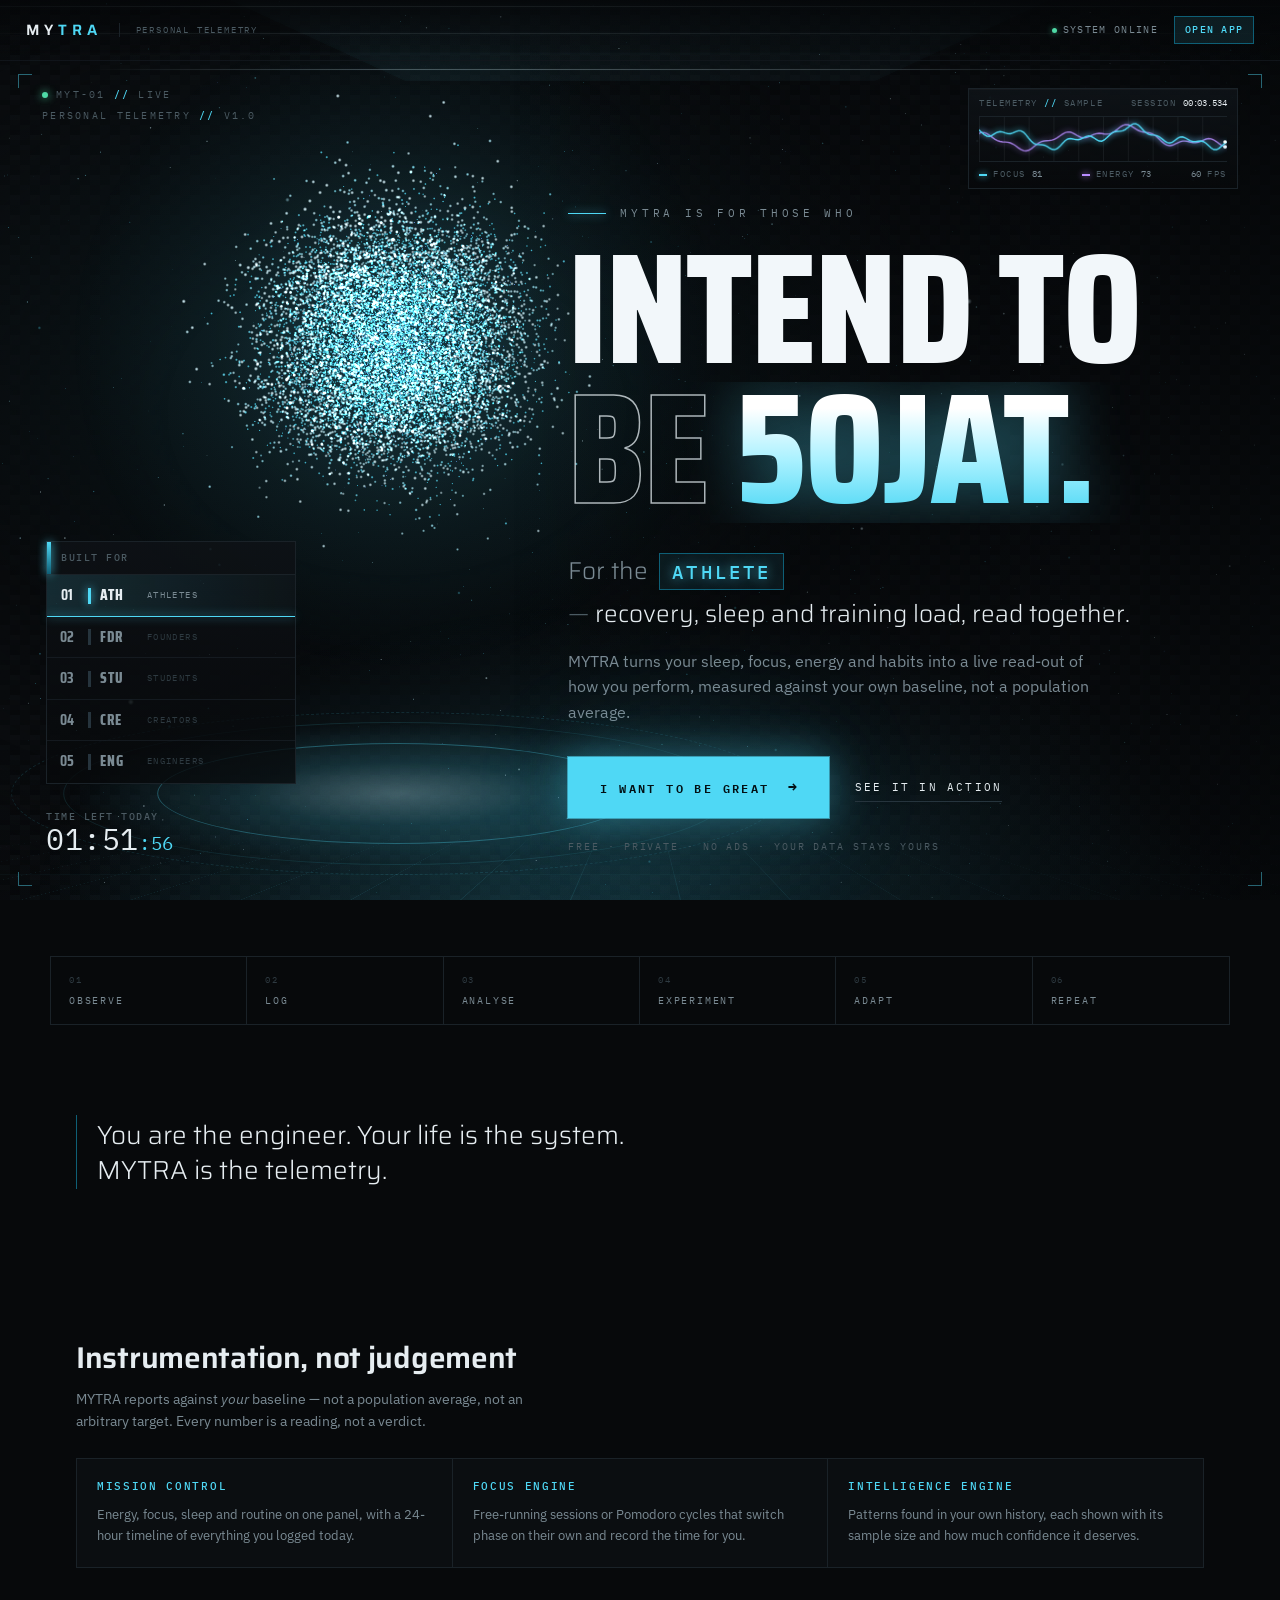
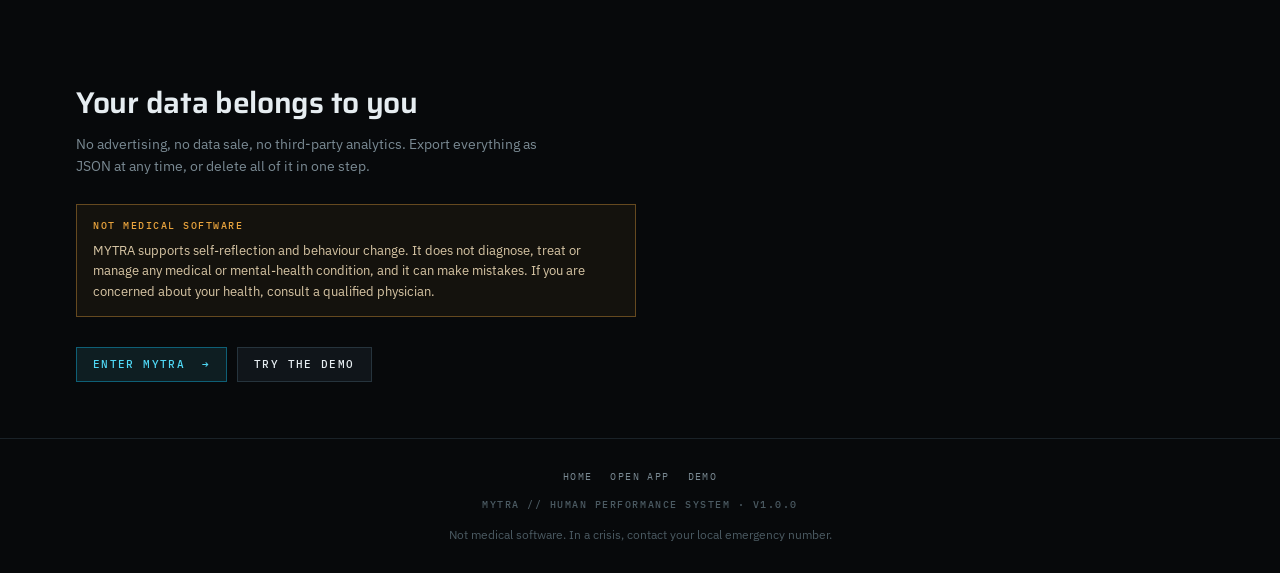
<file: index.html>
<!doctype html>
<html lang="en">
<head>
<meta charset="utf-8">
<meta name="viewport" content="width=device-width, initial-scale=1, viewport-fit=cover">

<!-- Primary SEO -->
<title>MYTRA — For Those Who Intend to Be Great · Sleep, Focus &amp; Habit Telemetry</title>
<meta name="description" content="MYTRA turns your daily behaviour into personal telemetry. Track sleep, focus, habits, energy and caffeine, and see the patterns that connect them. Free and private.">
<link rel="canonical" href="https://YOUR-DOMAIN.com/">
<meta name="robots" content="index, follow, max-image-preview:large">
<meta name="theme-color" content="#07090B">
<meta name="color-scheme" content="dark">

<!-- Open Graph / social sharing -->
<meta property="og:type" content="website">
<meta property="og:site_name" content="MYTRA">
<meta property="og:title" content="MYTRA — For those who intend to be great">
<meta property="og:description" content="Built for athletes, founders, students, creators and engineers. Personal telemetry for sleep, focus, habits and energy, measured against your own baseline.">
<meta property="og:url" content="https://YOUR-DOMAIN.com/">
<meta property="og:image" content="https://YOUR-DOMAIN.com/assets/img/og-image.png">
<meta property="og:image:width" content="1200">
<meta property="og:image:height" content="630">
<meta property="og:locale" content="en_GB">
<meta name="twitter:card" content="summary_large_image">
<meta name="twitter:title" content="MYTRA — For those who intend to be great">
<meta name="twitter:description" content="Personal telemetry for sleep, focus, habits, energy and caffeine.">
<meta name="twitter:image" content="https://YOUR-DOMAIN.com/assets/img/og-image.png">

<link rel="icon" href="assets/img/favicon.svg" type="image/svg+xml">
<link rel="manifest" href="site.webmanifest">
<link rel="preconnect" href="https://fonts.googleapis.com">
<link rel="preconnect" href="https://fonts.gstatic.com" crossorigin>
<link rel="stylesheet" href="https://fonts.googleapis.com/css2?family=Saira:wght@300;500;600;700&family=Saira+Condensed:wght@700;800&family=IBM+Plex+Sans:wght@400;500;600&family=IBM+Plex+Mono:wght@400;500;600&display=swap">
<link rel="stylesheet" href="assets/css/base.css">
<link rel="stylesheet" href="assets/css/site.css">
<link rel="stylesheet" href="assets/css/hero.css">
<link rel="stylesheet" href="assets/css/facade.css">
<script>
  /* before first paint: mark JS present, and show the boot gate once per session */
  (function () {
    var d = document.documentElement; d.classList.add("js");
    try {
      if (!sessionStorage.getItem("mytra:boot") && !(window.matchMedia && matchMedia("(prefers-reduced-motion: reduce)").matches)) d.classList.add("xh-booting");
    } catch (e) {}
  })();
</script>

<!-- Structured data -->
<script type="application/ld+json">
{
  "@context": "https://schema.org",
  "@graph": [
    {
      "@type": "WebSite",
      "@id": "https://YOUR-DOMAIN.com/#website",
      "url": "https://YOUR-DOMAIN.com/",
      "name": "MYTRA",
      "alternateName": "My Therapeutic Resource Assistant",
      "inLanguage": "en"
    },
    {
      "@type": "SoftwareApplication",
      "@id": "https://YOUR-DOMAIN.com/#app",
      "name": "MYTRA",
      "alternateName": "My Therapeutic Resource Assistant",
      "description": "Personal telemetry for sleep, focus, habits, energy and caffeine. MYTRA reports against your own baseline and surfaces patterns in your own logged data.",
      "applicationCategory": "LifestyleApplication",
      "operatingSystem": "Any (web browser)",
      "url": "https://YOUR-DOMAIN.com/",
      "offers": { "@type": "Offer", "price": "0", "priceCurrency": "USD" },
      "featureList": [
        "Mission control dashboard with a 24-hour timeline",
        "Focus timer with free-run and Pomodoro modes",
        "Sleep duration and bedtime consistency tracking",
        "Caffeine ledger with per-teaspoon dose calculation",
        "Correlation-based pattern detection with confidence tiers",
        "Weekly system report",
        "JSON export and one-step data deletion"
      ]
    }
  ]
}
</script>
</head>
<body class="home">
<div class="xh-boot" id="xh-boot" aria-hidden="true">
  <div class="xh-gantry">
    <p class="xh-boot-m">MY<span>TRA</span></p>
    <div class="xh-cal" id="xh-cal">
      <div class="pod"></div><div class="pod"></div><div class="pod"></div><div class="pod"></div><div class="pod"></div>
    </div>
    <p class="xh-boot-l" id="xh-boot-l">Calibrating</p>
  </div>
  <p class="xh-boot-skip">Click to skip</p>
</div>
<a class="skip" href="#content">Skip to content</a>
<canvas id="lgrid" aria-hidden="true"></canvas>

<div class="site">
  <header class="site-hd">
    <a class="mark" href="index.html" aria-label="MYTRA home">MY<span>TRA</span></a>
    <span class="tag">Personal Telemetry</span>
    <span class="sp"></span>
    <span class="st on"><i></i>System online</span>
    <a class="btn btn-p btn-sm" href="unavailable.html" data-facade-enter>Open app</a>
  </header>

  <main id="content">
    <section class="xh" id="hero" aria-labelledby="hero-title">
      <canvas class="xh-gl" id="xh-gl" aria-hidden="true"></canvas>
      <div class="xh-orb" aria-hidden="true"></div>
      <div class="xh-carbon" aria-hidden="true"></div>
      <div class="xh-ceil" aria-hidden="true"></div>
      <div class="xh-floor" aria-hidden="true"></div>
      <div class="xh-pool" aria-hidden="true"></div>
      <div class="xh-glow" aria-hidden="true"></div>
      <div class="xh-atmo" aria-hidden="true"></div>
      <div class="xh-grain" aria-hidden="true"></div>
      <div class="xh-frame" aria-hidden="true"><i></i><i></i><i></i><i></i></div>
      <div class="xh-hud" aria-hidden="true">
        <div class="xh-hud-l">
          <span><i class="pit"></i>MYT-01 <b>//</b> Live</span>
          <span>Personal telemetry <b>//</b> v1.0</span>
        </div>
        <div class="xh-hud-r">
          <div class="xh-pw">
            <div class="xh-pw-hd"><span>Telemetry <b>//</b> Sample</span><span>Session <span class="num" id="xh-sess">00:00.000</span></span></div>
            <canvas id="xh-trace" width="240" height="46"></canvas>
            <div class="xh-pw-ft"><span><i class="c1"></i>Focus <span class="num" id="xh-f">--</span></span><span><i class="c2"></i>Energy <span class="num" id="xh-e">--</span></span><span><span class="num" id="xh-fps">60</span> fps</span></div>
          </div>
        </div>
      </div>
      <div class="xh-ret" aria-hidden="true"><span id="xh-ret-l"></span></div>

      <div class="xh-in">
        <div class="xh-col">
          <p class="xh-kick xh-rv">MYTRA is for those who</p>
          <h1 id="hero-title"><span class="ln"><span>Intend to</span></span> <span class="ln"><span><span class="o">be</span> <span class="great" id="xh-great">great.</span></span></span></h1>
          <p class="xh-who xh-rv" aria-hidden="true"><span id="xh-pre">For the</span> <b id="xh-word">ATHLETE</b> <span class="l" id="xh-line">recovery, sleep and training load, read together.</span></p>
          <p class="sr">Built for athletes, founders, students, creators and engineers.</p>
          <p class="xh-lead xh-rv">MYTRA turns your sleep, focus, energy and habits into a live read-out of how you perform, measured against your own baseline, not a population average.</p>
          <div class="xh-cta xh-rv">
            <a class="xh-go" href="unavailable.html" data-facade-enter><span id="xh-go-t">I want to be great</span><i aria-hidden="true">→</i></a>
            <a class="xh-alt" href="app/index.html?demo=1">See it in action</a>
          </div>
          <p class="xh-fine xh-rv">Free · Private · No ads · Your data stays yours</p>
        </div>

        <aside class="xh-side xh-rv" aria-label="Who MYTRA is for">
          <div class="xh-tower">
            <div class="xh-tower-hd"><span class="lbl">Built for</span></div>
            <ol class="xh-idx">
              <li><button type="button" data-i="0" aria-pressed="true"><span class="p">01</span><span class="k">ATH</span><span class="nm">Athletes</span></button></li>
              <li><button type="button" data-i="1" aria-pressed="false"><span class="p">02</span><span class="k">FDR</span><span class="nm">Founders</span></button></li>
              <li><button type="button" data-i="2" aria-pressed="false"><span class="p">03</span><span class="k">STU</span><span class="nm">Students</span></button></li>
              <li><button type="button" data-i="3" aria-pressed="false"><span class="p">04</span><span class="k">CRE</span><span class="nm">Creators</span></button></li>
              <li><button type="button" data-i="4" aria-pressed="false"><span class="p">05</span><span class="k">ENG</span><span class="nm">Engineers</span></button></li>
            </ol>
            <div class="xh-fl" aria-hidden="true"><span class="k">YOU</span><span>Your baseline</span></div>
          </div>
          <div class="xh-clock" aria-hidden="true">
            <span class="lbl">Time left today</span>
            <p class="t" id="xh-clock">--:--<small>:--</small></p>
          </div>
        </aside>
      </div>
    </section>

    <ol class="loop" aria-label="How MYTRA works" style="margin-top:56px">
      <li>Observe</li><li>Log</li><li>Analyse</li>
      <li>Experiment</li><li>Adapt</li><li>Repeat</li>
    </ol>

    <section class="lsec" aria-label="Philosophy">
      <blockquote class="quote"><p>You are the engineer. Your life is the system.<br>MYTRA is the telemetry.</p></blockquote>
    </section>

    <section class="lsec" aria-labelledby="h-instr">
      <h2 id="h-instr">Instrumentation, not judgement</h2>
      <p class="sub">MYTRA reports against <em>your</em> baseline — not a population average, not an arbitrary target. Every number is a reading, not a verdict.</p>
      <div class="fgrid">
        <article>
          <h3>Mission control</h3>
          <p>Energy, focus, sleep and routine on one panel, with a 24-hour timeline of everything you logged today.</p>
        </article>
        <article>
          <h3>Focus engine</h3>
          <p>Free-running sessions or Pomodoro cycles that switch phase on their own and record the time for you.</p>
        </article>
        <article>
          <h3>Intelligence engine</h3>
          <p>Patterns found in your own history, each shown with its sample size and how much confidence it deserves.</p>
        </article>
      </div>
    </section>

    <section class="lsec" aria-labelledby="h-data">
      <h2 id="h-data">Your data belongs to you</h2>
      <p class="sub">No advertising, no data sale, no third-party analytics. Export everything as JSON at any time, or delete all of it in one step.</p>
      <div class="warnbox" style="max-width:70ch">
        <span class="lbl">Not medical software</span>
        <p>MYTRA supports self-reflection and behaviour change. It does not diagnose, treat or manage any medical or mental-health condition, and it can make mistakes. If you are concerned about your health, consult a qualified physician.</p>
      </div>
      <div class="cta" style="margin-top:30px">
        <a class="btn btn-p" href="unavailable.html" data-facade-enter>Enter MYTRA &nbsp;→</a>
        <a class="btn" href="app/index.html?demo=1">Try the demo</a>
      </div>
    </section>
  </main>

  <footer class="site-ft">
    <nav aria-label="Footer">
      <a href="index.html">Home</a>
      <a href="unavailable.html" data-facade-enter>Open app</a>
      <a href="app/index.html?demo=1">Demo</a>
    </nav>
    <p class="lbl lbl-dim">MYTRA // Human performance system · v1.0.0</p>
    <p class="hint">Not medical software. In a crisis, contact your local emergency number.</p>
  </footer>
</div>

<script src="assets/js/site/landing.js" defer></script>
<script src="assets/js/site/hero.js" defer></script>
<script src="assets/js/site/facade.js" defer></script>
</body>
</html>
</file>
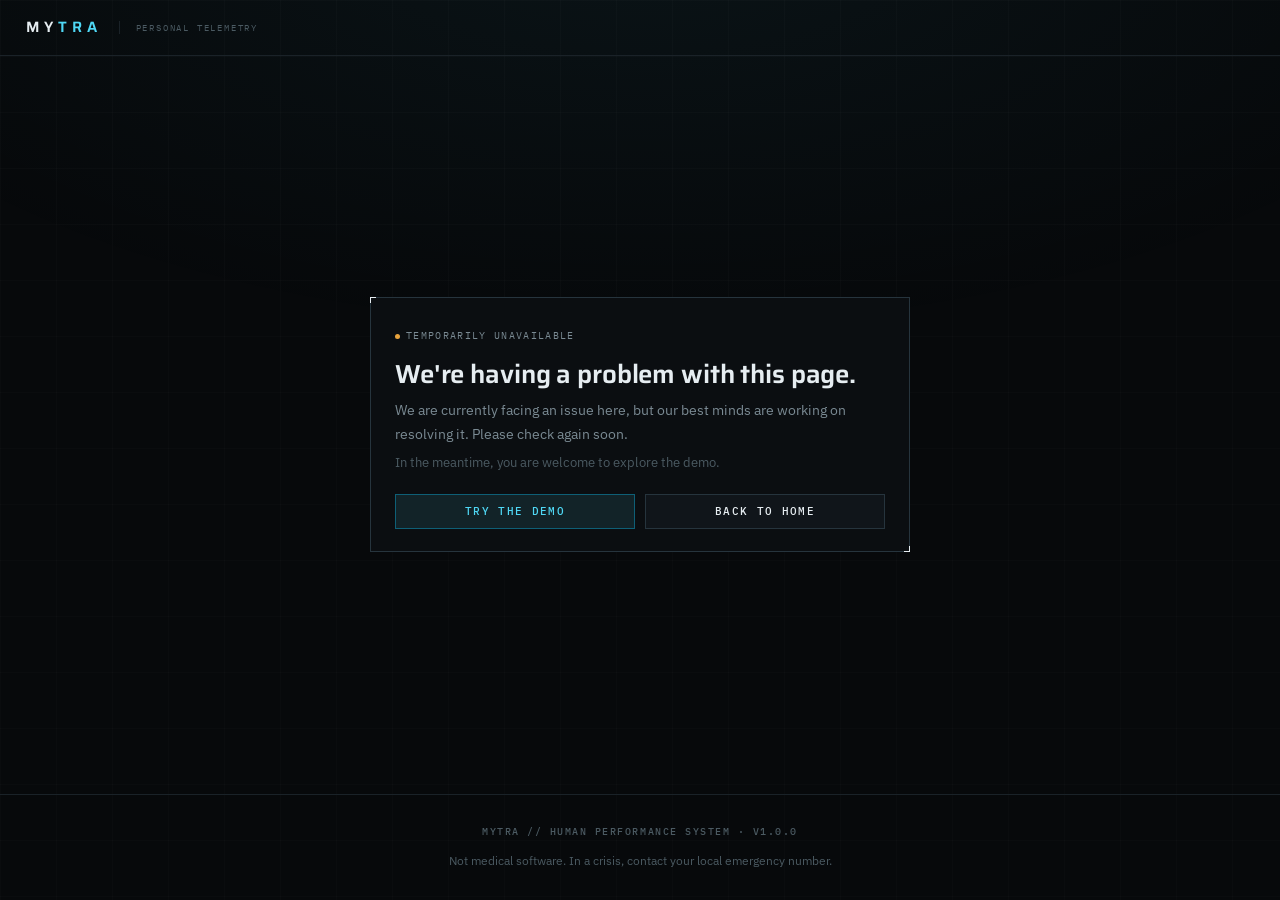
<file: app/index.html>
<!doctype html>
<html lang="en">
<head>
<meta charset="utf-8">
<meta name="viewport" content="width=device-width, initial-scale=1, viewport-fit=cover">
<title>Mission control · MYTRA</title>
<meta name="description" content="MYTRA app: log sleep, focus, habits, caffeine and energy, and see the patterns in your own data.">
<!-- The app is personal and changes per user: keep it out of search results. -->
<meta name="robots" content="noindex, nofollow">
<meta name="theme-color" content="#07090B">
<meta name="color-scheme" content="dark">
<link rel="icon" href="../assets/img/favicon.svg" type="image/svg+xml">
<link rel="manifest" href="../site.webmanifest">
<link rel="preconnect" href="https://fonts.googleapis.com">
<link rel="preconnect" href="https://fonts.gstatic.com" crossorigin>
<link rel="stylesheet" href="https://fonts.googleapis.com/css2?family=Saira:wght@300;500;600;700&family=IBM+Plex+Sans:wght@400;500;600&family=IBM+Plex+Mono:wght@400;500;600&display=swap">
<link rel="stylesheet" href="../assets/css/base.css">
<link rel="stylesheet" href="../assets/css/app.css">
<link rel="stylesheet" href="../assets/css/facade.css">
</head>
<body>

<svg width="0" height="0" style="position:absolute" aria-hidden="true"><defs>
<symbol id="i-mission" viewBox="0 0 16 16" fill="none" stroke="currentColor" stroke-width="1.2">
<circle cx="8" cy="8" r="5.6"/><path d="M8 .8v3M8 12.2v3M.8 8h3M12.2 8h3"/><circle cx="8" cy="8" r="1.4" fill="currentColor" stroke="none"/></symbol>
<symbol id="i-today" viewBox="0 0 16 16" fill="none" stroke="currentColor" stroke-width="1.2">
<rect x="1.4" y="2.6" width="13.2" height="12" /><path d="M1.4 6.2h13.2M4.6 1v3M11.4 1v3M5.2 10.2l1.7 1.7 3.6-3.7"/></symbol>
<symbol id="i-focus" viewBox="0 0 16 16" fill="none" stroke="currentColor" stroke-width="1.2">
<circle cx="8" cy="9" r="5.8"/><path d="M8 9V5.6M8 9l2.6 1.8M6 1.2h4"/></symbol>
<symbol id="i-tel" viewBox="0 0 16 16" fill="none" stroke="currentColor" stroke-width="1.2">
<path d="M1.4 14.6h13.2M1.4 1.4v13.2"/><path d="M3.4 11.4l2.8-3.6 2.6 2 4-6.2"/></symbol>
<symbol id="i-system" viewBox="0 0 16 16" fill="none" stroke="currentColor" stroke-width="1.2">
<path d="M1.6 4.4h12.8M1.6 8h12.8M1.6 11.6h12.8"/><circle cx="5" cy="4.4" r="1.6" fill="var(--void)"/><circle cx="10.4" cy="8" r="1.6" fill="var(--void)"/><circle cx="6.4" cy="11.6" r="1.6" fill="var(--void)"/></symbol>
<symbol id="i-cal" viewBox="0 0 16 16" fill="none" stroke="currentColor" stroke-width="1.2">
<rect x="1.4" y="2.6" width="13.2" height="12"/><path d="M1.4 6.2h13.2M4.6 1v3M11.4 1v3M4 9h2M7 9h2M10 9h2M4 11.8h2M7 11.8h2"/></symbol>
</defs></svg>

<a class="skip" href="#main">Skip to content</a>

<!-- ================= BOOT ================= -->
<div id="boot" role="status" aria-live="polite">
  <div class="wrap">
    <div class="mark">MYTRA</div>
    <div class="ln" id="boot-l1"></div>
    <div class="ln" id="boot-l2"></div>
    <div class="ln" id="boot-l3"></div>
    <div class="bar"><i id="boot-bar"></i></div>
    <div class="ln" id="boot-l4"></div>
  </div>
</div>

<!-- ================= APP ================= -->
<div id="app" class="hide">
  <header id="top">
    <a class="mark" href="../index.html" aria-label="MYTRA website">MY<span>TRA</span></a>
    <span class="st on" id="sys-st"><i></i><span>Online</span></span>
    <a id="demo-flag" class="hide" href="../index.html" title="Leave the demo">Demo data · Exit</a>
    <div class="sp"></div>
    <div class="dt" id="top-date">—</div>
    <div class="clk" id="top-clock">--:--:--</div>
  </header>

  <div id="shell">
    <nav id="rail" aria-label="Primary">
      <div class="grp"><span class="lbl lbl-dim">Console</span></div>
      <a class="nav on" href="#mission" data-view="mission"><svg class="ic" aria-hidden="true"><use href="#i-mission"/></svg>Mission</a>
      <a class="nav" href="#today" data-view="today"><svg class="ic" aria-hidden="true"><use href="#i-today"/></svg>Today</a>
      <a class="nav" href="#calendar" data-view="calendar"><svg class="ic" aria-hidden="true"><use href="#i-cal"/></svg>Calendar<span class="soon">Soon</span></a>
      <a class="nav" href="#focus" data-view="focus"><svg class="ic" aria-hidden="true"><use href="#i-focus"/></svg>Focus</a>
      <a class="nav" href="#telemetry" data-view="telemetry"><svg class="ic" aria-hidden="true"><use href="#i-tel"/></svg>Telemetry</a>
      <a class="nav" href="#system" data-view="system"><svg class="ic" aria-hidden="true"><use href="#i-system"/></svg>System</a>
      <div class="grp" style="padding-top:22px"><span class="lbl lbl-dim">Log</span></div>
      <button class="nav" data-act="caffeine">＋ Caffeine</button>
      <button class="nav" data-act="nap">＋ Nap</button>
      <button class="nav" data-act="sleep">＋ Sleep</button>
      <button class="nav" data-act="event">＋ Event</button>
      <div class="foot">
        <span class="st" id="sync-st"><i></i><span>Local only</span></span>
        <span class="lbl lbl-dim" id="rail-build">—</span>
        <a href="../index.html">← Back to website</a>
      </div>
    </nav>

    <main id="main" tabindex="-1">
      <section id="v-mission" class="view"></section>
      <section id="v-today" class="view hide"></section>
      <section id="v-calendar" class="view hide"></section>
      <section id="v-focus" class="view hide"></section>
      <section id="v-telemetry" class="view hide"></section>
      <section id="v-system" class="view hide"></section>
    </main>
  </div>

  <nav id="bnav" aria-label="Primary mobile">
    <a class="on" href="#mission" data-view="mission"><svg class="ic" aria-hidden="true"><use href="#i-mission"/></svg>Mission</a>
    <a href="#today" data-view="today"><svg class="ic" aria-hidden="true"><use href="#i-today"/></svg>Today</a>
    <a href="#calendar" data-view="calendar"><svg class="ic" aria-hidden="true"><use href="#i-cal"/></svg>Calendar</a>
    <a href="#focus" data-view="focus"><svg class="ic" aria-hidden="true"><use href="#i-focus"/></svg>Focus</a>
    <a href="#telemetry" data-view="telemetry"><svg class="ic" aria-hidden="true"><use href="#i-tel"/></svg>Telemetry</a>
    <a href="#system" data-view="system"><svg class="ic" aria-hidden="true"><use href="#i-system"/></svg>System</a>
  </nav>
</div>

<div id="ov" class="hide" role="dialog" aria-modal="true"></div>
<div id="toast" role="status" aria-live="polite"><div class="b"><span class="st on"><i></i></span><span id="toast-t">Recorded</span></div></div>

<noscript><p style="position:relative;z-index:100;padding:24px">MYTRA needs JavaScript to run. Everything is computed in your browser.</p></noscript>

<!-- Load order matters: each file uses globals from the ones above it. -->
<script src="../assets/js/core/utils.js" defer></script>
<script src="../assets/js/core/store.js" defer></script>
<script src="../assets/js/core/state.js" defer></script>
<script src="../assets/js/core/analytics.js" defer></script>
<script src="../assets/js/ui/components.js" defer></script>
<script src="../assets/js/ui/charts.js" defer></script>
<script src="../assets/js/app/logging.js" defer></script>
<script src="../assets/js/app/focus-engine.js" defer></script>
<script src="../assets/js/app/views/mission.js" defer></script>
<script src="../assets/js/app/views/today.js" defer></script>
<script src="../assets/js/app/views/calendar-soon.js" defer></script>
<script src="../assets/js/app/views/focus.js" defer></script>
<script src="../assets/js/app/views/telemetry.js" defer></script>
<script src="../assets/js/app/views/system.js" defer></script>
<script src="../assets/js/app/demo.js" defer></script>
<script src="../assets/js/app/main.js" defer></script>
</body>
</html>
</file>
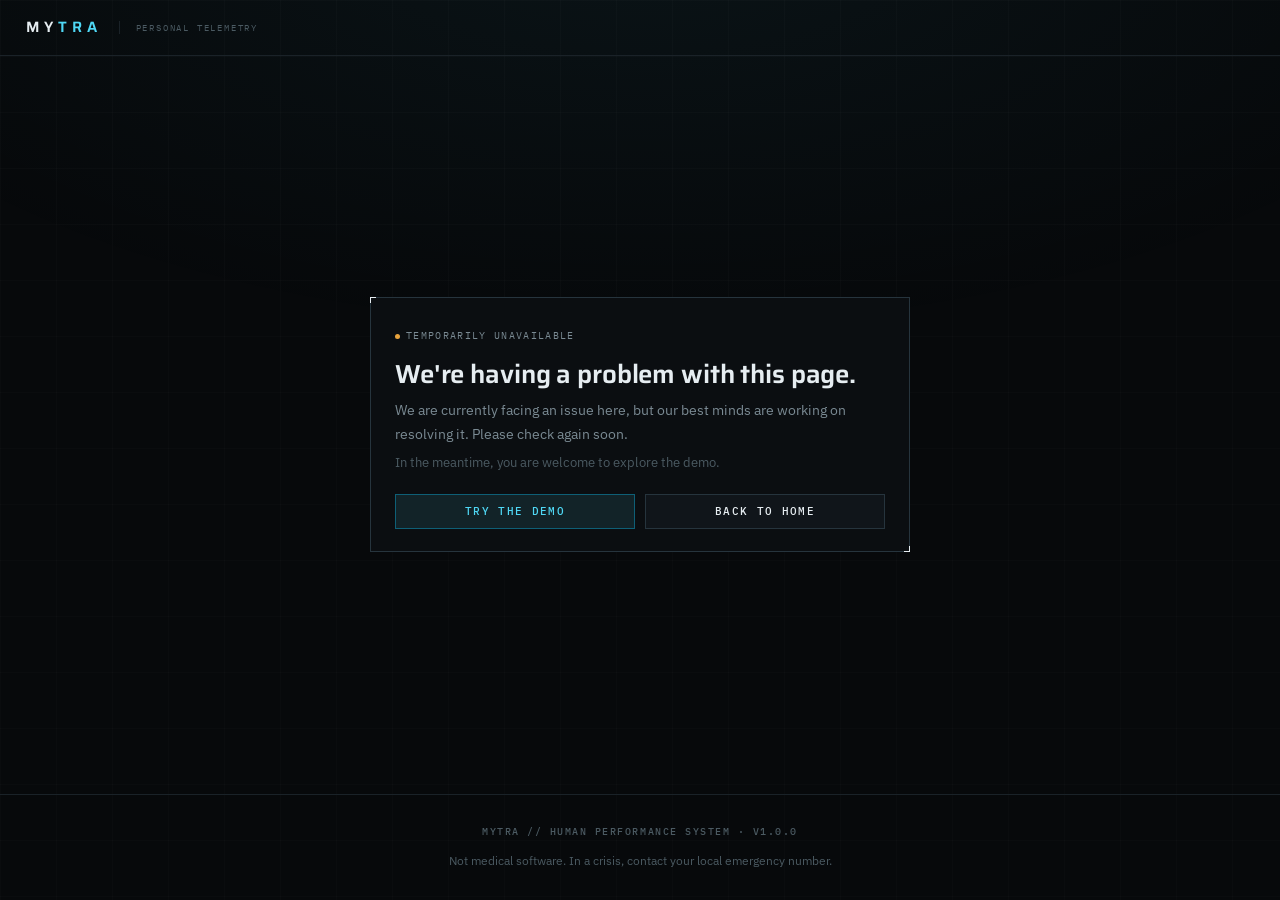
<file: unavailable.html>
<!doctype html>
<html lang="en">
<head>
<meta charset="utf-8">
<meta name="viewport" content="width=device-width, initial-scale=1, viewport-fit=cover">
<title>We're having a problem with this page · MYTRA</title>
<meta name="description" content="This part of MYTRA is temporarily unavailable. Please check again soon.">
<meta name="robots" content="noindex, follow">
<meta name="theme-color" content="#07090B">
<meta name="color-scheme" content="dark">
<link rel="icon" href="assets/img/favicon.svg" type="image/svg+xml">
<link rel="preconnect" href="https://fonts.googleapis.com">
<link rel="preconnect" href="https://fonts.gstatic.com" crossorigin>
<link rel="stylesheet" href="https://fonts.googleapis.com/css2?family=Saira:wght@300;500;600;700&family=IBM+Plex+Sans:wght@400;500;600&family=IBM+Plex+Mono:wght@400;500;600&display=swap">
<link rel="stylesheet" href="assets/css/base.css">
<link rel="stylesheet" href="assets/css/site.css">
<link rel="stylesheet" href="assets/css/facade.css">
</head>
<body>
<div class="fx-page">
  <header class="site-hd">
    <a class="mark" href="index.html" aria-label="MYTRA home">MY<span>TRA</span></a>
    <span class="tag">Personal Telemetry</span>
    <span class="sp"></span>
  </header>

  <main id="content">
    <div class="fx-box bez" role="alert">
      <span class="st wn"><i></i>Temporarily unavailable</span>
      <h1 class="fx-title">We're having a problem with this page.</h1>
      <p class="fx-text">We are currently facing an issue here, but our best minds are working on resolving it. Please check again soon.</p>
      <p class="fx-text">In the meantime, you are welcome to explore the demo.</p>
      <div class="fx-act">
        <a class="btn btn-p" href="app/index.html?demo=1">Try the demo</a>
        <a class="btn" href="index.html">Back to home</a>
      </div>
    </div>
  </main>

  <footer class="site-ft">
    <p class="lbl lbl-dim">MYTRA // Human performance system · v1.0.0</p>
    <p class="hint">Not medical software. In a crisis, contact your local emergency number.</p>
  </footer>
</div>
</body>
</html>
</file>
<file: assets/css/base.css>
/* ============================================================
   MYTRA // BASE
   Shared by the public site and the app.
   Deliberately single-theme: a dark instrument surface.
   Every colour is painted explicitly so the page holds on any
   host ground.
   ============================================================ */
:root{
  --void:#07090B;
  --panel:#0B0E11;
  --panel-2:#10151A;
  --panel-3:#151C22;
  --line:#1A2228;
  --line-hot:#26343D;
  --text:#E6EDF1;
  --dim:#7A8A93;
  --dimmer:#4B5A62;
  --dimmest:#2E3A41;
  --accent:#4FD8F5;
  --accent-deep:#0E5F76;
  --accent-wash:rgba(79,216,245,.10);
  --good:#4FD9A6;
  --warn:#E8A33D;
  --crit:#E2564A;
  --mono:"IBM Plex Mono",ui-monospace,SFMono-Regular,Menlo,monospace;
  --sans:"IBM Plex Sans",-apple-system,BlinkMacSystemFont,"Segoe UI",sans-serif;
  --disp:"Saira","IBM Plex Sans",-apple-system,sans-serif;
  --rail:212px;
  --sig:328px;
  --pad:20px;
  --tlpad:78px;
  color-scheme:dark;
}
*,*::before,*::after{box-sizing:border-box}
html{-webkit-text-size-adjust:100%}
body{
  margin:0;background:var(--void);color:var(--text);
  font-family:var(--sans);font-size:14px;line-height:1.5;
  -webkit-font-smoothing:antialiased;
  overflow-x:hidden;
}
body::before{
  content:"";position:fixed;inset:0;z-index:0;pointer-events:none;
  background-image:
    linear-gradient(to right,rgba(255,255,255,.014) 1px,transparent 1px),
    linear-gradient(to bottom,rgba(255,255,255,.014) 1px,transparent 1px);
  background-size:56px 56px;
}
body::after{
  content:"";position:fixed;inset:0;z-index:0;pointer-events:none;
  background:radial-gradient(120% 80% at 50% -10%,rgba(79,216,245,.055),transparent 60%);
}
button,input,select,textarea{font:inherit;color:inherit}
button{cursor:pointer;background:none;border:0;padding:0}
a{color:var(--accent);text-decoration:none}
:focus-visible{outline:1px solid var(--accent);outline-offset:2px}
::selection{background:rgba(79,216,245,.25)}
::-webkit-scrollbar{width:9px;height:9px}
::-webkit-scrollbar-track{background:var(--void)}
::-webkit-scrollbar-thumb{background:#1E2830;border:2px solid var(--void)}
::-webkit-scrollbar-thumb:hover{background:#2C3A44}

/* ---------- primitives ---------- */
.mono{font-family:var(--mono);font-variant-numeric:tabular-nums}
.lbl{
  font-family:var(--mono);font-size:9.5px;font-weight:500;
  letter-spacing:.16em;text-transform:uppercase;color:var(--dim);
}
.lbl-dim{color:var(--dimmer)}
.num{font-family:var(--mono);font-variant-numeric:tabular-nums;letter-spacing:-.01em}
.hide{display:none !important}
.sr{position:absolute;width:1px;height:1px;overflow:hidden;clip-path:inset(50%);white-space:nowrap}
.skip{position:absolute;left:12px;top:-60px;z-index:100;padding:8px 14px;background:var(--panel-2);border:1px solid var(--accent-deep);font-family:var(--mono);font-size:11px;letter-spacing:.12em;text-transform:uppercase}
.skip:focus{top:12px}

.mark{font-family:var(--disp);font-weight:600;letter-spacing:.34em;font-size:15px;color:var(--text)}
.mark span{color:var(--accent)}

/* panels: hairline frames with instrument corner marks */
.pnl{
  position:relative;background:var(--panel);
  border:1px solid var(--line);
  background-image:linear-gradient(180deg,rgba(255,255,255,.018),transparent 42%);
}
.pnl-hd{
  display:flex;align-items:center;gap:10px;
  padding:11px 14px;border-bottom:1px solid var(--line);
  min-height:38px;
}
.pnl-hd .lbl{white-space:nowrap}
.pnl-hd .sp{flex:1}
.pnl-bd{padding:var(--pad)}
.bez::before,.bez::after{
  content:"";position:absolute;width:6px;height:6px;pointer-events:none;
  border-color:var(--line-hot);
}
.bez::before{top:-1px;left:-1px;border-top:1px solid;border-left:1px solid}
.bez::after{bottom:-1px;right:-1px;border-bottom:1px solid;border-right:1px solid}

/* status glyphs */
.st{display:inline-flex;align-items:center;gap:6px;font-family:var(--mono);font-size:9.5px;letter-spacing:.14em;text-transform:uppercase;color:var(--dim)}
.st i{width:5px;height:5px;border-radius:50%;background:var(--dimmer);flex:none}
.st.on i{background:var(--good);box-shadow:0 0 6px rgba(79,217,166,.7);animation:pulse 3.4s ease-in-out infinite}
.st.ac i{background:var(--accent);box-shadow:0 0 6px rgba(79,216,245,.7)}
.st.wn i{background:var(--warn)}
.st.cr i{background:var(--crit)}
.st.off i{background:transparent;border:1px solid var(--dimmer)}
@keyframes pulse{0%,100%{opacity:1}50%{opacity:.35}}

/* buttons (also applied to links) */
.btn{
  display:inline-flex;align-items:center;justify-content:center;gap:8px;
  padding:9px 16px;border:1px solid var(--line-hot);background:var(--panel-2);
  font-family:var(--mono);font-size:10.5px;font-weight:500;letter-spacing:.13em;
  text-transform:uppercase;color:var(--text);transition:background .16s,border-color .16s,color .16s;
  white-space:nowrap;
}
.btn:hover{background:var(--panel-3);border-color:#33454F}
.btn-p{border-color:var(--accent-deep);background:rgba(79,216,245,.10);color:var(--accent)}
.btn-p:hover{background:rgba(79,216,245,.18);border-color:var(--accent)}
.btn-q{border-color:var(--line);background:transparent;color:var(--dim);padding:8px 12px}
.btn-q:hover{color:var(--text);border-color:var(--line-hot);background:var(--panel-2)}
.btn-d{border-color:rgba(226,86,74,.4);color:var(--crit);background:rgba(226,86,74,.07)}
.btn-d:hover{background:rgba(226,86,74,.16);border-color:var(--crit)}
.btn[disabled]{opacity:.35;cursor:not-allowed}
.btn-sm{padding:6px 10px;font-size:9.5px}

/* inputs */
.in,select.in,textarea.in{
  width:100%;padding:9px 11px;background:#080B0E;border:1px solid var(--line);
  color:var(--text);font-family:var(--mono);font-size:13px;
}
.in:focus{outline:none;border-color:var(--accent-deep);background:#090D11;box-shadow:0 0 0 1px rgba(79,216,245,.16)}
.in::placeholder{color:var(--dimmest)}
textarea.in{font-family:var(--sans);line-height:1.6;resize:vertical;min-height:90px}
select.in{appearance:none;background-image:linear-gradient(45deg,transparent 50%,var(--dim) 50%),linear-gradient(135deg,var(--dim) 50%,transparent 50%);background-position:calc(100% - 15px) 50%,calc(100% - 10px) 50%;background-size:5px 5px;background-repeat:no-repeat}
.fld{display:flex;flex-direction:column;gap:7px}
.hint{font-size:11.5px;color:var(--dimmer);line-height:1.45}

/* chips / toggles */
.chips{display:flex;flex-wrap:wrap;gap:7px}
.chip{
  padding:8px 12px;border:1px solid var(--line);background:var(--panel-2);
  font-family:var(--mono);font-size:10.5px;letter-spacing:.1em;text-transform:uppercase;
  color:var(--dim);transition:.15s;
}
.chip:hover{color:var(--text);border-color:var(--line-hot)}
.chip[aria-pressed="true"],.chip.sel{border-color:var(--accent-deep);background:rgba(79,216,245,.12);color:var(--accent)}

/* deltas */
.dlt{font-family:var(--mono);font-size:10.5px;font-variant-numeric:tabular-nums;letter-spacing:.02em}
.up{color:var(--good)} .dn{color:var(--warn)} .flat{color:var(--dimmer)}

/* signal cards */
.sig{border:1px solid var(--line);background:var(--panel);padding:16px}
.sig+.sig{margin-top:-1px}
.sig .cap{display:flex;align-items:center;gap:8px;margin-bottom:11px}
.sig .cap .lbl{letter-spacing:.18em}
.sig h4,.sig .sig-t{font-family:var(--sans);font-weight:500;font-size:14px;line-height:1.45;margin:0 0 10px;color:var(--text)}
.sig .obs{font-size:13px;line-height:1.6;color:var(--dim);margin:0 0 12px}
.sig .kv{display:flex;flex-direction:column;gap:7px;padding-top:11px;border-top:1px solid var(--line);margin:0}
.sig .kv .r{display:flex;gap:10px;align-items:baseline}
.sig .kv .r .lbl{width:80px;flex:none}
.sig .kv .r .d{flex:1;font-size:12px;color:var(--dim);line-height:1.5;margin:0}
.conf{padding:3px 8px;border:1px solid;font-family:var(--mono);font-size:8.5px;letter-spacing:.16em;text-transform:uppercase}
.conf.c0{border-color:var(--dimmest);color:var(--dimmer)}
.conf.c1{border-color:rgba(232,163,61,.45);color:var(--warn)}
.conf.c2{border-color:var(--accent-deep);color:var(--accent)}
.conf.c3{border-color:rgba(79,217,166,.5);color:var(--good)}

/* empty / warning / critical */
.empty{padding:30px 20px;text-align:center;display:flex;flex-direction:column;align-items:center;gap:11px}
.empty .lbl{letter-spacing:.2em;color:var(--dim)}
.empty p{max-width:44ch;color:var(--dimmer);font-size:12.5px;line-height:1.65;margin:0}
.warnbox{border:1px solid rgba(232,163,61,.38);background:rgba(232,163,61,.06);padding:14px 16px}
.warnbox p{margin:0;font-size:12.5px;line-height:1.65;color:#D9C7A6}
.warnbox .lbl{color:var(--warn);display:block;margin-bottom:7px}
.critbox{border:1px solid rgba(226,86,74,.42);background:rgba(226,86,74,.07);padding:16px}
.critbox .lbl{color:var(--crit);display:block;margin-bottom:9px}
.critbox p{margin:0 0 9px;font-size:13px;line-height:1.65;color:#E8CFC9}

/* toast */
#toast{position:fixed;bottom:22px;left:50%;transform:translateX(-50%) translateY(18px);z-index:80;opacity:0;transition:.24s;pointer-events:none}
#toast.show{opacity:1;transform:translateX(-50%) translateY(0)}
#toast .b{background:#0D1216;border:1px solid var(--line-hot);padding:10px 16px;font-family:var(--mono);font-size:10px;letter-spacing:.16em;text-transform:uppercase;display:flex;gap:9px;align-items:center}

/* animations */
.fade{animation:fade .34s ease both}
@keyframes fade{from{opacity:0;transform:translateY(5px)}to{opacity:1;transform:none}}

@media(prefers-reduced-motion:reduce){
  *,*::before,*::after{animation-duration:.001s !important;animation-iteration-count:1 !important;transition-duration:.001s !important}
  .draw{stroke-dashoffset:0}
}
@media print{body::before,body::after{display:none}}
</file>
<file: assets/css/site.css>
/* ============================================================
   MYTRA // PUBLIC SITE
   Front page, features, privacy. Needs base.css first.
   ============================================================ */
.site{position:relative;z-index:1;min-height:100vh;display:flex;flex-direction:column}
.site main{flex:1}
#lgrid{position:fixed;inset:0;width:100%;height:100%;z-index:-1;opacity:.5;pointer-events:none}

/* header */
.site-hd{
  display:flex;align-items:center;gap:16px;padding:16px 26px;
  border-bottom:1px solid var(--line);flex-wrap:wrap;
}
.site-hd .tag{font-family:var(--mono);font-size:9px;letter-spacing:.2em;color:var(--dimmer);text-transform:uppercase;border-left:1px solid var(--line);padding-left:16px}
.site-hd .sp{flex:1}
.site-nav{display:flex;gap:4px;align-items:center}
.site-nav a{
  padding:7px 10px;font-family:var(--mono);font-size:10px;letter-spacing:.15em;text-transform:uppercase;
  color:var(--dim);border-bottom:1px solid transparent;transition:color .15s,border-color .15s;
}
.site-nav a:hover{color:var(--text)}
.site-nav a[aria-current="page"]{color:var(--accent);border-bottom-color:var(--accent)}

/* breadcrumbs */
.crumbs{max-width:1180px;margin:0 auto;padding:22px 26px 0}
.crumbs ol{list-style:none;margin:0;padding:0;display:flex;gap:8px;flex-wrap:wrap}
.crumbs li{font-family:var(--mono);font-size:9.5px;letter-spacing:.16em;text-transform:uppercase;color:var(--dimmer)}
.crumbs li+li::before{content:"/";margin-right:8px;color:var(--dimmest)}
.crumbs a{color:var(--dim)}
.crumbs a:hover{color:var(--text)}

/* hero */
.hero{max-width:1180px;margin:0 auto;padding:78px 26px 42px}
.hero.sub-hero{padding-top:36px}
.hero h1{
  font-family:var(--disp);font-weight:700;font-size:clamp(38px,7.4vw,84px);
  line-height:.95;letter-spacing:-.02em;margin:0 0 22px;text-wrap:balance;
}
.hero.sub-hero h1{font-size:clamp(32px,5.4vw,60px);line-height:1}
.hero h1 em{font-style:normal;color:var(--accent);text-shadow:0 0 34px rgba(79,216,245,.34)}
.hero .lead{max-width:56ch;color:var(--dim);font-size:15.5px;line-height:1.62;margin:0 0 30px}
.cta{display:flex;flex-wrap:wrap;gap:10px;align-items:center}
.hero .fine{margin-top:20px;font-family:var(--mono);font-size:10px;letter-spacing:.14em;text-transform:uppercase;color:var(--dimmer)}
.eyebrow{
  display:inline-flex;align-items:center;gap:9px;margin:0 0 26px;
  padding:5px 11px;border:1px solid var(--line);background:var(--panel);
}

/* the observe → adapt loop */
.loop{
  display:flex;flex-wrap:wrap;gap:0;border:1px solid var(--line);
  max-width:1180px;margin:0 auto;padding:0;list-style:none;counter-reset:loop;
}
.loop li{
  flex:1 1 140px;padding:16px 18px;border-right:1px solid var(--line);
  font-family:var(--mono);font-size:10px;letter-spacing:.18em;text-transform:uppercase;color:var(--dim);
  counter-increment:loop;
}
.loop li::before{content:"0" counter(loop);display:block;color:var(--dimmest);font-size:9px;margin-bottom:6px}
.loop li:last-child{border-right:0}

/* sections */
.lsec{max-width:1180px;margin:0 auto;padding:56px 26px}
.lsec h2{font-family:var(--disp);font-weight:600;font-size:clamp(22px,3vw,30px);letter-spacing:-.01em;margin:0 0 8px}
.lsec .sub{color:var(--dim);max-width:60ch;margin:0 0 26px;line-height:1.6}
.lsec .more{display:inline-block;margin-top:18px;font-family:var(--mono);font-size:10.5px;letter-spacing:.14em;text-transform:uppercase}
.lsec .more:hover{color:var(--text)}
.prose{max-width:68ch}
.prose p{color:var(--dim);line-height:1.7;margin:0 0 14px}
.prose strong{color:var(--text);font-weight:500}

.fgrid{display:grid;grid-template-columns:repeat(auto-fit,minmax(258px,1fr));gap:1px;background:var(--line);border:1px solid var(--line)}
.fgrid article{background:var(--panel);padding:20px}
.fgrid h3{font-family:var(--mono);font-size:10.5px;letter-spacing:.16em;text-transform:uppercase;color:var(--accent);margin:0 0 10px;font-weight:500}
.fgrid p{margin:0;color:var(--dim);font-size:13px;line-height:1.6}

.tiers{display:grid;gap:1px;background:var(--line);border:1px solid var(--line);margin:0;padding:0;list-style:none}
.tiers li{display:flex;gap:14px;align-items:center;background:var(--panel-2);padding:12px 14px;flex-wrap:wrap}
.tiers .conf{flex:none;min-width:148px;text-align:center}
.tiers span.d{flex:1;min-width:200px;font-size:13px;color:var(--dim)}

.quote{border-left:1px solid var(--accent-deep);padding:2px 0 2px 20px;margin:34px 0}
.quote p{font-family:var(--disp);font-weight:300;font-size:clamp(19px,2.6vw,26px);line-height:1.35;color:var(--text);margin:0}

/* footer */
.site-ft{border-top:1px solid var(--line);padding:30px 26px;display:flex;flex-direction:column;align-items:center;gap:14px;text-align:center}
.site-ft nav{display:flex;flex-wrap:wrap;gap:6px 18px;justify-content:center}
.site-ft nav a{font-family:var(--mono);font-size:10px;letter-spacing:.14em;text-transform:uppercase;color:var(--dim)}
.site-ft nav a:hover{color:var(--text)}
.site-ft p{margin:0}

@media(max-width:900px){
  .hero{padding:46px 18px 32px}
  .hero.sub-hero{padding-top:26px}
  .lsec{padding:38px 18px}
  .site-hd{padding:13px 18px}
  .crumbs{padding:18px 18px 0}
  .site-hd .tag,.site-hd .st{display:none}
}
@media(max-width:560px){
  .site-nav{order:3;width:100%;margin:2px -10px 0}
  .loop li{flex-basis:50%;border-bottom:1px solid var(--line)}
}
</file>
<file: assets/css/hero.css>
/* ============================================================
   MYTRA // FRONT-PAGE HERO
   index.html only. Needs base.css + site.css first.
   Everything here is prefixed xh- so nothing leaks into
   the other public pages.
   ============================================================ */
:root{
  --cond:"Saira Condensed","Saira","Arial Narrow",sans-serif;
  --tk:0px;            /* reserved strip at the foot of the hero */
  --ease-out:cubic-bezier(.16,1,.3,1);
}

/* header floats over the hero on the front page */
.home .site-hd{
  position:absolute;top:0;left:0;right:0;z-index:20;
  border-bottom-color:rgba(26,34,40,.55);
  background:linear-gradient(180deg,rgba(5,7,9,.82),rgba(5,7,9,0));
}

/* ---------- stage ---------- */
.xh{
  --xp:0;
  --vx:31%;            /* where the visual sits; keep in step with layout() in hero.js */
  --vy:38%;
  position:relative;isolation:isolate;overflow:hidden;
  min-height:100vh;min-height:100svh;
  display:flex;flex-direction:column;
  background:
    radial-gradient(60% 55% at var(--vx) var(--vy),rgba(79,216,245,.085),transparent 70%),
    radial-gradient(90% 60% at 50% 115%,rgba(14,95,118,.42),transparent 62%),
    #050709;
}
.xh::after{ /* vignette + a darker right side so the headline always reads */
  content:"";position:absolute;inset:0;z-index:2;pointer-events:none;
  background:
    linear-gradient(270deg,rgba(5,7,9,.72) 0%,rgba(5,7,9,.25) 42%,transparent 60%),
    radial-gradient(130% 95% at 45% 45%,transparent 52%,rgba(2,3,4,.78));
}
.xh-gl{position:absolute;inset:0;width:100%;height:100%;z-index:1;display:block}
.xh-glow{
  position:absolute;z-index:0;pointer-events:none;
  width:76vmin;height:76vmin;left:calc(var(--vx) - 38vmin);top:calc(var(--vy) - 38vmin);border-radius:50%;
  background:radial-gradient(circle,rgba(79,216,245,.17),rgba(79,216,245,.045) 38%,transparent 68%);
  animation:xh-breathe 7s ease-in-out infinite;
}
.xh-atmo{
  position:absolute;left:-10%;right:-10%;bottom:0;height:46%;z-index:0;pointer-events:none;
  background:radial-gradient(55% 100% at 50% 100%,rgba(79,216,245,.16),transparent 72%);
}
.xh-grain{
  position:absolute;inset:-60%;z-index:2;pointer-events:none;opacity:.06;mix-blend-mode:overlay;
  background-image:url("data:image/svg+xml;utf8,<svg xmlns='http://www.w3.org/2000/svg' width='180' height='180'><filter id='n'><feTurbulence type='fractalNoise' baseFrequency='.85' numOctaves='2' stitchTiles='stitch'/></filter><rect width='100%' height='100%' filter='url(%23n)'/></svg>");
  animation:xh-grain 1.2s steps(5) infinite;
}
/* no WebGL: a quiet CSS orb stands in for the field */
.xh-orb{display:none}
.no-gl .xh-orb{
  display:block;position:absolute;z-index:1;pointer-events:none;
  width:min(46vw,520px);aspect-ratio:1;left:var(--vx);top:var(--vy);transform:translate(-50%,-50%);border-radius:50%;
  border:1px solid rgba(79,216,245,.35);
  background:radial-gradient(circle at 38% 34%,rgba(230,250,255,.5),rgba(79,216,245,.18) 30%,rgba(14,95,118,.12) 60%,transparent 72%);
  box-shadow:0 0 120px rgba(79,216,245,.25),inset 0 0 80px rgba(79,216,245,.15);
}

/* instrument frame + HUD */
.xh-frame{position:absolute;z-index:3;pointer-events:none;top:74px;left:18px;right:18px;bottom:calc(var(--tk) + 14px)}
.xh-frame i{position:absolute;width:14px;height:14px;border:0 solid rgba(79,216,245,.45)}
.xh-frame i:nth-child(1){top:0;left:0;border-top-width:1px;border-left-width:1px}
.xh-frame i:nth-child(2){top:0;right:0;border-top-width:1px;border-right-width:1px}
.xh-frame i:nth-child(3){bottom:0;left:0;border-bottom-width:1px;border-left-width:1px}
.xh-frame i:nth-child(4){bottom:0;right:0;border-bottom-width:1px;border-right-width:1px}
.xh-hud{
  position:absolute;z-index:3;top:88px;left:42px;right:42px;pointer-events:none;
  display:flex;justify-content:space-between;align-items:flex-start;gap:20px;
  font-family:var(--mono);font-size:9.5px;letter-spacing:.24em;text-transform:uppercase;color:var(--dimmer);
}
.xh-hud b{color:var(--accent);font-weight:500}
.xh-hud .num{color:var(--dim)}
.xh-hud-l{display:flex;flex-direction:column;gap:7px}
.xh-hud-l span{display:inline-flex;align-items:center;gap:8px}
.xh-hud .pit{width:6px;height:6px;border-radius:50%;background:var(--good);box-shadow:0 0 8px var(--good);animation:pulse 2.2s ease-in-out infinite}

/* pit-wall telemetry screen */
.xh-pw{
  width:270px;padding:8px 10px 7px;border:1px solid var(--line);
  background:linear-gradient(180deg,rgba(16,21,26,.78),rgba(7,9,11,.7));
  box-shadow:inset 0 1px 0 rgba(255,255,255,.03);
  font-size:8.5px;letter-spacing:.18em;
}
.xh-pw-hd,.xh-pw-ft{display:flex;justify-content:space-between;gap:10px}
.xh-pw-hd .num{color:var(--text)}
.xh-pw canvas{display:block;width:100%;height:46px;margin:6px 0;border-top:1px solid var(--line);border-bottom:1px solid var(--line)}
.xh-pw-ft i{display:inline-block;width:8px;height:2px;margin-right:6px;vertical-align:middle}
.xh-pw-ft .c1{background:var(--accent);box-shadow:0 0 6px var(--accent)}
.xh-pw-ft .c2{background:#B98CFF;box-shadow:0 0 6px #B98CFF}

/* ---------- the garage ---------- */
.xh-carbon{ /* carbon-fibre walls, faded out where the stage is lit */
  position:absolute;inset:0;z-index:0;pointer-events:none;opacity:.42;
  background:
    linear-gradient(27deg,#0c0f12 5px,transparent 5px) 0 5px,
    linear-gradient(207deg,#0c0f12 5px,transparent 5px) 10px 0,
    linear-gradient(27deg,#14181c 5px,transparent 5px) 0 10px,
    linear-gradient(207deg,#14181c 5px,transparent 5px) 10px 5px,
    linear-gradient(90deg,#101317 10px,transparent 10px),
    linear-gradient(#111418 25%,#0e1114 25%,#0e1114 50%,transparent 50%,transparent 75%,#171b20 75%,#171b20);
  background-color:#0a0c0f;background-size:20px 20px;
  -webkit-mask-image:radial-gradient(70% 70% at var(--vx) 46%,transparent 25%,#000 85%);
          mask-image:radial-gradient(70% 70% at var(--vx) 46%,transparent 25%,#000 85%);
}
.xh-ceil{ /* overhead LED strips receding into the garage */
  position:absolute;left:-30%;right:-30%;top:0;height:46%;z-index:0;pointer-events:none;
  transform-origin:50% 0;transform:perspective(520px) rotateX(-70deg);
  background:
    repeating-linear-gradient(0deg,transparent 0 92px,rgba(214,244,255,.55) 92px 95px,transparent 95px 100px),
    linear-gradient(90deg,transparent 0 30%,rgba(79,216,245,.06) 30% 70%,transparent 70%);
  -webkit-mask-image:linear-gradient(90deg,transparent 8%,#000 32%,#000 68%,transparent 92%),linear-gradient(#000,transparent);
          mask-image:linear-gradient(90deg,transparent 8%,#000 32%,#000 68%,transparent 92%);
  filter:drop-shadow(0 0 6px rgba(160,230,255,.5));
  opacity:.5;
}
.xh-floor{ /* epoxy garage floor grid */
  position:absolute;left:-50%;right:-50%;bottom:var(--tk);height:60%;z-index:0;pointer-events:none;
  transform-origin:50% 100%;transform:perspective(560px) rotateX(74deg);
  background:
    repeating-linear-gradient(90deg,rgba(79,216,245,.13) 0 1px,transparent 1px 110px),
    repeating-linear-gradient(0deg,rgba(79,216,245,.10) 0 1px,transparent 1px 110px);
  -webkit-mask-image:linear-gradient(to top,#000 5%,transparent 85%);
          mask-image:linear-gradient(to top,#000 5%,transparent 85%);
}
.xh-pool{ /* spotlight pool on the floor under the shape */
  position:absolute;z-index:0;pointer-events:none;left:var(--vx);bottom:calc(var(--tk) + 4%);
  width:min(52vw,760px);height:min(11vw,150px);transform:translateX(-50%);border-radius:50%;
  background:radial-gradient(closest-side,rgba(190,240,255,.30),rgba(79,216,245,.12) 45%,transparent 100%);
  box-shadow:0 0 0 1px rgba(79,216,245,.12);
}
.xh-pool::before,.xh-pool::after{ /* turntable rings */
  content:"";position:absolute;inset:14%;border-radius:50%;border:1px solid rgba(79,216,245,.32);
}
.xh-pool::after{inset:-8%;border-color:rgba(79,216,245,.14);border-style:dashed;animation:xh-spin 60s linear infinite}

/* cursor reticle */
.xh-ret{
  position:absolute;left:0;top:0;z-index:4;pointer-events:none;width:0;height:0;
  opacity:0;transition:opacity .25s;
}
.ret-on .xh-ret{opacity:1}
.xh-ret::before{
  content:"";position:absolute;left:-17px;top:-17px;width:34px;height:34px;
  background:
    linear-gradient(var(--accent),var(--accent)) left top/8px 1px,linear-gradient(var(--accent),var(--accent)) left top/1px 8px,
    linear-gradient(var(--accent),var(--accent)) right top/8px 1px,linear-gradient(var(--accent),var(--accent)) right top/1px 8px,
    linear-gradient(var(--accent),var(--accent)) left bottom/8px 1px,linear-gradient(var(--accent),var(--accent)) left bottom/1px 8px,
    linear-gradient(var(--accent),var(--accent)) right bottom/8px 1px,linear-gradient(var(--accent),var(--accent)) right bottom/1px 8px;
  background-repeat:no-repeat;opacity:.8;
}
.xh-ret::after{content:"";position:absolute;left:-1.5px;top:-1.5px;width:3px;height:3px;background:var(--accent);box-shadow:0 0 8px var(--accent)}
.xh-ret span{
  position:absolute;left:24px;top:14px;white-space:pre;
  font-family:var(--mono);font-size:9px;letter-spacing:.14em;color:rgba(79,216,245,.75);
}

/* ---------- content ---------- */
.xh-in{
  position:relative;z-index:3;flex:1;width:100%;max-width:1480px;margin:0 auto;
  display:grid;grid-template-columns:250px minmax(0,1fr);gap:48px;align-items:end;
  padding:150px 46px 46px;
  transform:translate3d(0,calc(var(--xp) * -90px),0);
  opacity:calc(1 - var(--xp) * 1.5);
}
/* visual + index on the left, words on the right */
.xh-side{grid-column:1;grid-row:1}
.xh-col{grid-column:2;grid-row:1;justify-self:end;width:100%;max-width:min(800px,52vw)}
.xh-kick{
  display:flex;align-items:center;gap:14px;margin:0 0 20px;
  font-family:var(--mono);font-size:11px;letter-spacing:.34em;text-transform:uppercase;color:var(--dim);
}
.xh-kick::before{content:"";width:38px;height:1px;background:var(--accent);box-shadow:0 0 10px var(--accent)}
.xh h1{
  font-family:var(--cond);font-weight:800;text-transform:uppercase;
  font-size:clamp(66px,12.2vw,214px);line-height:.83;letter-spacing:-.01em;
  margin:0 0 30px;color:#F2F7FA;
}
.xh h1 .ln{display:block;overflow:hidden;padding:.02em 0 .05em}
.xh h1 .ln>span{display:inline-block}
.xh h1 .o{color:transparent;-webkit-text-stroke:1.5px rgba(230,237,241,.75)}
.xh h1 .great{
  display:inline-block;min-width:5.2ch;
  background:linear-gradient(180deg,#FFFFFF 18%,#A9F1FF 58%,var(--accent) 100%);
  -webkit-background-clip:text;background-clip:text;color:transparent;
  filter:drop-shadow(0 0 30px rgba(79,216,245,.42));
}
.is-you .xh h1 .great,.xh.is-you h1 .great{filter:drop-shadow(0 0 46px rgba(79,216,245,.75))}

.xh-who{
  display:flex;flex-wrap:wrap;align-items:center;gap:.25em .45em;margin:0 0 16px;min-height:1.6em;
  font-family:var(--disp);font-weight:300;font-size:clamp(18px,1.9vw,26px);color:var(--dim);
}
.xh-who b{
  display:inline-block;min-width:8.6ch;text-align:center;padding:3px 12px;
  font-family:var(--mono);font-weight:500;font-size:.8em;letter-spacing:.16em;
  color:var(--accent);border:1px solid var(--accent-deep);background:rgba(79,216,245,.08);
  text-shadow:0 0 12px rgba(79,216,245,.7);
}
.xh.is-you .xh-who b{background:var(--accent);color:#031015;text-shadow:none;box-shadow:0 0 30px rgba(79,216,245,.5)}
.xh-who .l::before{content:"— ";color:var(--dimmer)}
.xh-who .l{color:var(--text);transition:opacity .24s,transform .24s,filter .24s}
.xh-who .l.swap{opacity:0;transform:translateY(6px);filter:blur(4px)}
.xh-lead{max-width:54ch;margin:0;color:var(--dim);font-size:15.5px;line-height:1.65}
.xh-lead strong{color:var(--text);font-weight:500}

.xh-cta{display:flex;flex-wrap:wrap;gap:14px 26px;align-items:center;margin-top:32px}
.xh-go{
  position:relative;overflow:hidden;display:inline-flex;align-items:center;gap:18px;
  padding:19px 30px 19px 32px;background:var(--accent);color:#021014;
  font-family:var(--mono);font-weight:600;font-size:12px;letter-spacing:.2em;text-transform:uppercase;
  box-shadow:0 0 0 1px rgba(79,216,245,.6),0 0 44px rgba(79,216,245,.38),0 0 120px rgba(79,216,245,.14);
  transition:box-shadow .3s,transform .3s var(--ease-out);
}
.xh-go::before{ /* light sweep */
  content:"";position:absolute;top:0;bottom:0;left:-60%;width:40%;
  background:linear-gradient(100deg,transparent,rgba(255,255,255,.75),transparent);
  transform:skewX(-20deg);animation:xh-sweep 4.2s ease-in-out 2.4s infinite;
}
.xh-go i{font-style:normal;font-size:15px;transition:transform .3s var(--ease-out)}
.xh-go:hover{transform:translateY(-2px);box-shadow:0 0 0 1px #fff,0 0 70px rgba(79,216,245,.6),0 0 160px rgba(79,216,245,.25)}
.xh-go:hover i{transform:translateX(5px)}
.xh-go:focus-visible{outline:1px solid #fff;outline-offset:4px}
.xh-alt{
  position:relative;padding:6px 0;
  font-family:var(--mono);font-size:11px;letter-spacing:.2em;text-transform:uppercase;color:var(--text);
}
.xh-alt::after{content:"";position:absolute;left:0;right:0;bottom:0;height:1px;background:var(--line-hot);transform-origin:left;transition:background .3s}
.xh-alt:hover::after{background:var(--accent)}
.xh-fine{margin:22px 0 0;font-family:var(--mono);font-size:9.5px;letter-spacing:.2em;text-transform:uppercase;color:var(--dimmer)}

/* side column: index panel + the day clock */
.xh-side .lbl{display:block;color:var(--dimmer)}
.xh-tower{
  margin:0 0 26px;border:1px solid var(--line);
  background:linear-gradient(180deg,rgba(14,18,22,.86),rgba(7,9,11,.78));
  -webkit-backdrop-filter:blur(6px);backdrop-filter:blur(6px);
}
.xh-tower-hd{
  position:relative;display:flex;justify-content:space-between;align-items:center;padding:9px 12px 9px 14px;
  border-bottom:1px solid var(--line);
}
.xh-tower-hd::before{ /* livery stripe */
  content:"";position:absolute;left:0;top:0;bottom:0;width:4px;
  background:linear-gradient(180deg,var(--accent),var(--accent-deep));box-shadow:0 0 10px var(--accent);
}
.xh-tower-hd .lap{font-family:var(--mono);font-size:9.5px;letter-spacing:.2em;text-transform:uppercase;color:var(--dim)}
.xh-tower-hd .lap b{color:var(--text);font-weight:500}
.xh-idx{list-style:none;margin:0;padding:0}
.xh-idx button{
  position:relative;width:100%;display:grid;grid-template-columns:24px 3px 38px 1fr;gap:0 9px;align-items:center;
  padding:9px 12px 9px 8px;border-bottom:1px solid rgba(26,34,40,.7);text-align:left;
  font-family:var(--mono);font-size:10px;letter-spacing:.12em;text-transform:uppercase;color:var(--dimmer);
  transition:color .3s,background .3s;
}
.xh-idx li:last-child button{border-bottom:0}
.xh-idx .p{font-family:var(--cond);font-weight:700;font-size:15px;letter-spacing:0;text-align:center;color:var(--dim)}
.xh-idx button::before{content:"";grid-column:2;grid-row:1;width:3px;height:16px;background:var(--line-hot);transition:.3s}
.xh-idx .k{font-family:var(--cond);font-weight:800;font-size:15px;letter-spacing:.06em;color:var(--dim);transition:color .3s}
.xh-idx .nm{font-size:8.5px;letter-spacing:.16em;color:var(--dimmest);white-space:nowrap;overflow:hidden;text-overflow:ellipsis}
.xh-idx .g{font-size:9.5px;letter-spacing:.04em;color:var(--dimmer);font-variant-numeric:tabular-nums}
.xh-idx button::after{content:"";position:absolute;left:0;bottom:-1px;height:1px;width:0;background:var(--accent);box-shadow:0 0 10px var(--accent)}
.xh-idx button:hover{background:rgba(255,255,255,.02)}
.xh-idx button:hover .k{color:var(--text)}
.xh-idx button.on{background:linear-gradient(90deg,rgba(79,216,245,.14),rgba(79,216,245,.02))}
.xh-idx button.on .p,.xh-idx button.on .k{color:var(--text)}
.xh-idx button.on .nm{color:var(--dim)}
.xh-idx button.on .g{color:var(--accent)}
.xh-idx button.on::before{background:var(--accent);box-shadow:0 0 8px var(--accent)}
.xh-idx button.on::after{animation:xh-prog var(--dur,3.8s) linear forwards}
/* YOU row: hidden until the field resolves into YOU */
.xh-fl{
  display:grid;grid-template-columns:38px 1fr;gap:9px;align-items:center;
  max-height:0;overflow:hidden;padding:0 12px 0 14px;opacity:0;
  background:linear-gradient(90deg,rgba(79,216,245,.2),rgba(79,216,245,.03));border-top:1px solid transparent;
  font-family:var(--mono);font-size:9px;letter-spacing:.2em;text-transform:uppercase;color:var(--accent);
  transition:max-height .5s var(--ease-out),padding .5s var(--ease-out),opacity .4s,border-color .4s;
}
.xh-fl .k{font-family:var(--cond);font-weight:800;font-size:16px;letter-spacing:.06em;color:#fff}
.xh.is-you .xh-fl{max-height:48px;padding:10px 12px 10px 14px;opacity:1;border-top-color:var(--accent-deep);box-shadow:inset 3px 0 0 var(--accent)}
.xh.is-you .xh-idx button .k{color:var(--text)}
.xh.is-you .xh-idx button::after{width:100%;animation:none;opacity:.35}

.xh-clock .t{
  margin:0;font-family:var(--mono);font-variant-numeric:tabular-nums;font-size:30px;letter-spacing:.02em;color:var(--text);line-height:1;
}
.xh-clock .t small{font-size:.62em;color:var(--accent)}

/* ---------- entrance (only when JS is present) ---------- */
.js .xh h1 .ln>span{transform:translateY(108%);transition:transform 1.25s var(--ease-out);animation:xh-fs 0s 5s forwards}
.js .xh-rv{opacity:0;transform:translateY(16px);transition:opacity 1s ease,transform 1s var(--ease-out);animation:xh-fs 0s 5s forwards}
.js .xh-hud,.js .xh-frame{opacity:0;transition:opacity 1.4s ease .9s}
.js .xh.is-live h1 .ln>span{transform:none}
.js .xh.is-live h1 .ln:nth-child(2)>span{transition-delay:.11s}
.is-live .xh-rv{opacity:1;transform:none}
.is-live .xh-kick{transition-delay:0s}
.is-live .xh-who{transition-delay:.42s}
.is-live .xh-lead{transition-delay:.54s}
.is-live .xh-cta{transition-delay:.66s}
.is-live .xh-fine{transition-delay:.78s}
.is-live .xh-side{transition-delay:.7s}
.js .is-live .xh-hud,.js .is-live .xh-frame{opacity:1}

/* ---------- boot gate (first visit per session) ---------- */
.xh-boot{display:none}
.xh-booting .xh-boot{
  display:grid;place-items:center;position:fixed;inset:0;z-index:100;cursor:pointer;
  background:radial-gradient(50% 50% at 50% 50%,#0A1014,#020304);
  transition:opacity .7s ease,visibility 0s .7s;
  animation:xh-bootfs .6s 8s forwards;
}
.xh-booting{overflow:hidden}
.xh-boot.done{opacity:0;visibility:hidden}
/* calibration: five channels lock in, then release */
.xh-gantry{display:flex;flex-direction:column;align-items:center;gap:26px;transition:transform .45s cubic-bezier(.7,0,.84,0),opacity .45s}
.xh-boot.out .xh-gantry{transform:scale(.97);opacity:0}
.xh-boot-m{margin:0;font-family:var(--disp);font-weight:600;font-size:22px;letter-spacing:.5em;padding-left:.5em;color:var(--text)}
.xh-boot-m span{color:var(--accent)}
.xh-cal{display:flex;gap:6px;padding:10px;border:1px solid var(--line);background:rgba(11,14,17,.8)}
.xh-cal .pod{
  position:relative;width:clamp(44px,9vmin,72px);height:4px;background:#111820;overflow:hidden;
}
.xh-cal .pod::after{
  content:"";position:absolute;inset:0;background:var(--accent);box-shadow:0 0 12px var(--accent);
  transform:scaleX(0);transform-origin:left;transition:transform .28s var(--ease-out);
}
.xh-cal .pod.on::after{transform:scaleX(1)}
.xh-boot.lock .xh-cal{border-color:var(--accent-deep);box-shadow:0 0 30px rgba(79,216,245,.18)}
.xh-boot-l{
  margin:0;min-height:1.2em;font-family:var(--mono);font-size:10px;letter-spacing:.42em;text-transform:uppercase;color:var(--dim);
}
.xh-boot.lock .xh-boot-l{color:var(--accent)}
.xh-boot-skip{position:absolute;bottom:28px;left:0;right:0;text-align:center;font-family:var(--mono);font-size:9px;letter-spacing:.3em;text-transform:uppercase;color:var(--dimmest)}

/* ---------- keyframes ---------- */
@keyframes xh-breathe{0%,100%{transform:scale(1);opacity:.85}50%{transform:scale(1.08);opacity:1}}
@keyframes xh-grain{0%{transform:translate(0,0)}20%{transform:translate(-4%,3%)}40%{transform:translate(3%,-5%)}60%{transform:translate(-2%,4%)}80%{transform:translate(5%,1%)}100%{transform:translate(0,0)}}
@keyframes xh-sweep{0%{left:-60%}38%,100%{left:130%}}
@keyframes xh-prog{from{width:0}to{width:100%}}
@keyframes xh-mq{from{transform:translateX(0)}to{transform:translateX(-50%)}}
@keyframes xh-draw{to{stroke-dashoffset:0}}
@keyframes xh-spin{to{transform:rotate(360deg)}}
@keyframes xh-fs{to{opacity:1;transform:none}}
@keyframes xh-bootfs{to{opacity:0;visibility:hidden}}

/* ---------- responsive ---------- */
@media(max-width:1100px){
  .xh-in{grid-template-columns:210px minmax(0,1fr);gap:32px;padding:140px 32px 40px}
}
@media(max-width:900px){
  .xh::after{
    background:
      linear-gradient(0deg,rgba(5,7,9,.88) 0%,rgba(5,7,9,.55) 55%,transparent 80%),
      radial-gradient(130% 95% at 50% 30%,transparent 55%,rgba(2,3,4,.7));
  }
  .xh-glow{left:calc(50% - 38vmin);top:calc(22% - 38vmin)}
  .no-gl .xh-orb{left:50%;top:24%;width:min(64vw,360px)}
  .xh-in{grid-template-columns:1fr;gap:34px;padding:min(52vh,420px) 20px 30px}
  .xh-side,.xh-col{grid-column:1;grid-row:auto;max-width:none}
  .xh-frame{top:62px;left:10px;right:10px}
  .xh-hud{top:74px;left:26px;right:26px}
  .xh-hud .xh-hud-r{display:none}
  .xh-side{display:grid;grid-template-columns:1fr;gap:22px}
  .xh-tower{margin:0}
  .xh-pool{display:none}
  .xh-carbon{-webkit-mask-image:radial-gradient(80% 40% at 50% 22%,transparent 20%,#000 85%);mask-image:radial-gradient(80% 40% at 50% 22%,transparent 20%,#000 85%)}
  .xh-clock{display:flex;align-items:baseline;gap:14px;flex-wrap:wrap}
  .xh-clock .lbl{margin:0}
  .xh-clock .t{font-size:22px}
  .xh-clock .c{margin:0}
}
@media(max-width:560px){
  .xh-frame{top:104px}
  .xh-hud{top:116px}
  .xh h1{font-size:clamp(58px,19vw,100px);margin-bottom:24px}
  .xh h1 .o{-webkit-text-stroke-width:1.2px}
  .xh-kick{font-size:9.5px;letter-spacing:.26em}
  .xh-who{font-size:17px}
  .xh-lead{font-size:14.5px}
  .xh-cta{flex-direction:column;align-items:stretch;gap:18px}
  .xh-go{justify-content:space-between}
  .xh-alt{align-self:center}
  .xh-fine{text-align:center}
}
@media(pointer:coarse){.xh-ret{display:none}}
@media(prefers-reduced-motion:reduce){
  .xh-grain,.xh-glow,.xh-go::before{animation:none}
}
</file>
<file: assets/css/facade.css>
/* ============================================================
   MYTRA // FACADE
   The "coming soon" calendar page, the "we're having a problem" message,
   and the standalone unavailable.html page. Needs base.css.
   ============================================================ */

/* ---------- "Soon" tag on the Calendar nav item ---------- */
.nav .soon{
  margin-left:auto;padding:2px 6px;border:1px solid rgba(232,163,61,.45);color:var(--warn);
  font-family:var(--mono);font-size:8px;letter-spacing:.14em;text-transform:uppercase;line-height:1.4;
}

/* ---------- Calendar placeholder (inside the demo) ---------- */
.cs-wrap{position:relative;min-height:340px;display:flex;align-items:center;justify-content:center;padding:6px 0}
.cs-prev{position:absolute;inset:0;display:grid;grid-template-columns:repeat(7,1fr);gap:1px;
  background:var(--line);border:1px solid var(--line);opacity:.5;
  -webkit-mask-image:radial-gradient(ellipse 70% 80% at 50% 50%,transparent 20%,#000 90%);
  mask-image:radial-gradient(ellipse 70% 80% at 50% 50%,transparent 20%,#000 90%)}
.cs-col{background:var(--panel-2);padding:8px 6px;display:flex;flex-direction:column}
.cs-col .lbl{font-size:8px;color:var(--dimmer);margin-bottom:4px}
.cs-col i{display:block;background:rgba(79,216,245,.10);border-left:2px solid rgba(79,216,245,.35)}
.cs-col:nth-child(3n) i{background:rgba(79,217,166,.10);border-left-color:rgba(79,217,166,.35)}
.cs-col:nth-child(4n) i{background:rgba(232,163,61,.09);border-left-color:rgba(232,163,61,.35)}
.cs-msg{position:relative;max-width:46ch;text-align:center;padding:26px 22px;background:rgba(11,14,17,.92);
  border:1px solid var(--line-hot);display:flex;flex-direction:column;align-items:center;gap:10px}
.cs-k{color:var(--warn);letter-spacing:.22em}
.cs-t{margin:0;font-family:var(--disp);font-weight:600;font-size:clamp(20px,3vw,26px);line-height:1.2}
.cs-d{margin:0;font-size:13.5px;line-height:1.65;color:var(--dim)}
.cs-l{margin:4px 0 0;padding:0;list-style:none;display:grid;gap:5px;text-align:left}
.cs-l li{position:relative;padding-left:16px;font-size:12.5px;color:var(--dim)}
.cs-l li::before{content:"";position:absolute;left:0;top:.55em;width:6px;height:6px;border:1px solid var(--accent-deep);background:rgba(79,216,245,.2)}
.cs-act{margin-top:8px}

/* ---------- the message: pop-up on the front page, and the standalone page ---------- */
.fx-ov{position:fixed;inset:0;z-index:300;background:rgba(4,6,8,.84);backdrop-filter:blur(4px);
  display:flex;align-items:center;justify-content:center;padding:18px;animation:fade .25s ease both}
.fx-box{position:relative;width:min(480px,100%);background:var(--panel);border:1px solid var(--line-hot);padding:26px 24px 22px}
.fx-box .st{margin-bottom:14px}
.fx-title{margin:0 0 10px;font-family:var(--disp);font-weight:600;font-size:clamp(21px,3.4vw,26px);line-height:1.2;letter-spacing:-.005em}
.fx-text{margin:0 0 6px;font-size:14px;line-height:1.7;color:var(--dim)}
.fx-text+.fx-text{color:var(--dimmer);font-size:12.5px}
.fx-act{display:flex;flex-wrap:wrap;gap:10px;margin-top:20px}
.fx-act .btn{flex:1 1 auto}

.fx-page{min-height:100vh;display:flex;flex-direction:column;position:relative;z-index:1}
.fx-page main{flex:1;display:flex;align-items:center;justify-content:center;padding:34px 18px}
.fx-page .fx-box{width:min(540px,100%)}
</file>
<file: assets/css/app.css>
/* ============================================================
   MYTRA // APP
   Dashboard (app/index.html) and onboarding (app/setup.html).
   Needs base.css first.
   ============================================================ */

/* ============ BOOT ============ */
#boot{
  position:fixed;inset:0;z-index:90;background:var(--void);
  display:flex;align-items:center;justify-content:center;
}
#boot .wrap{width:min(420px,84vw)}
#boot .mark{
  font-family:var(--disp);font-weight:600;font-size:26px;letter-spacing:.42em;
  color:var(--text);margin-bottom:26px;
}
#boot .ln{
  font-family:var(--mono);font-size:11px;letter-spacing:.13em;text-transform:uppercase;
  color:var(--dim);min-height:19px;display:flex;gap:9px;align-items:baseline;
}
#boot .ln b{color:var(--dimmest);font-weight:400}
#boot .bar{height:1px;background:var(--line);margin:22px 0 12px;position:relative;overflow:hidden}
#boot .bar i{position:absolute;inset:0 100% 0 0;background:var(--accent);transition:right .5s linear}
.cur{display:inline-block;width:6px;height:11px;background:var(--accent);vertical-align:-1px;animation:blink 1s steps(2) infinite}
@keyframes blink{50%{opacity:0}}

/* ============ CALIBRATION (setup.html) ============ */
.setup-hd{display:flex;align-items:center;gap:16px;padding:16px 26px;border-bottom:1px solid var(--line);position:relative;z-index:1}
.setup-hd .sp{flex:1}
#cal{position:relative;z-index:1;min-height:100%;display:flex;align-items:flex-start;justify-content:center;padding:38px 20px 70px}
#cal .box{width:min(660px,100%)}
.steps{display:flex;gap:4px;margin-bottom:22px}
.steps i{flex:1;height:2px;background:var(--line)}
.steps i.done{background:var(--accent-deep)}
.steps i.now{background:var(--accent)}
.calh{font-family:var(--disp);font-weight:600;font-size:clamp(23px,4vw,32px);letter-spacing:-.01em;margin:0 0 6px}
.cald{color:var(--dim);margin:0 0 26px;line-height:1.6;max-width:56ch}
.row2{display:grid;grid-template-columns:1fr 1fr;gap:14px}
.olist{display:grid;gap:1px;background:var(--line);border:1px solid var(--line)}
.olist button{
  display:flex;align-items:center;gap:13px;background:var(--panel);padding:14px 16px;
  text-align:left;transition:background .14s;width:100%;
}
.olist button:hover{background:var(--panel-2)}
.olist button[aria-pressed="true"]{background:rgba(79,216,245,.09)}
.olist .box2{width:13px;height:13px;border:1px solid var(--line-hot);flex:none;position:relative}
.olist button[aria-pressed="true"] .box2{border-color:var(--accent);background:var(--accent)}
.olist button[aria-pressed="true"] .box2::after{content:"";position:absolute;inset:3px;background:var(--void)}
.olist .t{font-size:13.5px}
.olist .s{display:block;font-size:11.5px;color:var(--dimmer);margin-top:2px}
.calnav{display:flex;gap:10px;margin-top:26px;align-items:center}

/* ============ APP SHELL ============ */
#app{position:relative;z-index:1;min-height:100%}
#top{
  position:sticky;top:0;z-index:40;display:flex;align-items:center;gap:14px;
  padding:0 18px;height:48px;background:rgba(7,9,11,.93);
  backdrop-filter:blur(9px);border-bottom:1px solid var(--line);
}
#top .mark{font-size:13px;letter-spacing:.3em}
#top .sp{flex:1}
#top .dt{font-family:var(--mono);font-size:10px;letter-spacing:.15em;color:var(--dim);text-transform:uppercase}
#top .clk{font-family:var(--mono);font-size:11px;color:var(--text);font-variant-numeric:tabular-nums}
#demo-flag{
  padding:3px 9px;border:1px solid var(--warn);color:var(--warn);
  font-family:var(--mono);font-size:9px;letter-spacing:.16em;text-transform:uppercase;
}
#demo-flag:hover{background:rgba(232,163,61,.1)}

#shell{display:flex;min-height:calc(100vh - 48px)}
#rail{
  width:var(--rail);flex:none;border-right:1px solid var(--line);
  padding:16px 0;position:sticky;top:48px;height:calc(100vh - 48px);
  display:flex;flex-direction:column;gap:2px;overflow-y:auto;
}
#rail .grp{padding:16px 18px 7px}
.nav{
  display:flex;align-items:center;gap:11px;padding:9px 18px;width:100%;text-align:left;
  font-family:var(--mono);font-size:11px;letter-spacing:.13em;text-transform:uppercase;
  color:var(--dim);border-left:2px solid transparent;transition:.14s;
}
.nav:hover{color:var(--text);background:var(--panel)}
.nav.on{color:var(--accent);border-left-color:var(--accent);background:rgba(79,216,245,.07)}
.nav .ic{width:14px;height:14px;flex:none;opacity:.9}
#rail .foot{margin-top:auto;padding:16px 18px;display:flex;flex-direction:column;gap:7px}
#rail .foot a{font-family:var(--mono);font-size:9.5px;letter-spacing:.14em;text-transform:uppercase;color:var(--dimmer)}
#rail .foot a:hover{color:var(--text)}
#main{flex:1;min-width:0;padding:22px 24px 90px;max-width:1560px}
#bnav{display:none}

.vhd{display:flex;align-items:flex-end;gap:14px;margin-bottom:20px;flex-wrap:wrap}
.vhd h1{font-family:var(--disp);font-weight:600;font-size:26px;letter-spacing:.01em;margin:0;line-height:1}
.vhd .sub{font-family:var(--mono);font-size:10px;letter-spacing:.16em;text-transform:uppercase;color:var(--dimmer)}
.vhd .sp{flex:1}

/* ---------- mission control layout ---------- */
.mc{display:grid;grid-template-columns:minmax(0,1fr) var(--sig);gap:18px;align-items:start}
.stack{display:flex;flex-direction:column;gap:18px;min-width:0}

/* current state telemetry strip */
.tel{display:grid;grid-template-columns:repeat(4,1fr);background:var(--line);gap:1px}
.tel .cell{background:var(--panel);padding:15px 16px 16px;position:relative;min-width:0}
.tel .cell .lbl{display:block;margin-bottom:9px}
.tel .v{font-family:var(--mono);font-weight:500;font-size:clamp(26px,3.4vw,34px);line-height:1;letter-spacing:-.02em;font-variant-numeric:tabular-nums}
.tel .v u{text-decoration:none;font-size:.44em;color:var(--dimmer);margin-left:3px;letter-spacing:0}
.tel .meta{margin-top:9px;display:flex;align-items:center;gap:8px;flex-wrap:wrap}
.spark{display:block;width:100%;height:22px;margin-top:10px;overflow:visible}

/* 24h timeline */
.tl{position:relative;height:186px;padding:0 0 22px}
.tl-lane{position:absolute;left:0;right:0;height:20px}
.tl-lane .lname{
  position:absolute;left:0;top:4px;font-family:var(--mono);font-size:8.5px;letter-spacing:.14em;
  text-transform:uppercase;color:var(--dimmer);width:70px;
}
.tl-track{position:absolute;left:var(--tlpad);right:0;top:0;height:20px;border-bottom:1px solid rgba(26,34,40,.7)}
.tl-blk{position:absolute;top:4px;height:12px;border:1px solid;cursor:default}
.tl-pt{position:absolute;top:6px;width:8px;height:8px;transform:translateX(-4px) rotate(45deg);border:1px solid}
.tl-ax{position:absolute;left:var(--tlpad);right:0;bottom:0;height:20px;border-top:1px solid var(--line)}
.tl-ax i{position:absolute;top:0;height:4px;width:1px;background:var(--dimmest)}
.tl-ax span{position:absolute;top:7px;font-family:var(--mono);font-size:9px;color:var(--dimmer);transform:translateX(-50%)}
.tl-now{position:absolute;top:0;bottom:20px;width:1px;background:var(--accent);opacity:.55}
.tl-now::before{content:"";position:absolute;top:-3px;left:-2px;width:5px;height:5px;background:var(--accent);border-radius:50%}

/* objectives */
.obj{display:flex;flex-direction:column;gap:12px}
.obj .prime{display:flex;gap:12px;align-items:flex-start}
.obj .prime .txt{flex:1;font-family:var(--disp);font-weight:500;font-size:19px;line-height:1.3;letter-spacing:-.005em}
.obj .prime .txt.empty{color:var(--dimmer);font-weight:300}
.sec-list{display:grid;gap:1px;background:var(--line)}
.sec-list .it{display:flex;align-items:center;gap:11px;background:var(--panel-2);padding:10px 12px}
.sec-list .it .t{flex:1;font-size:13px}
.sec-list .it.done .t{color:var(--dimmer);text-decoration:line-through}

/* habit rows */
.hrow{
  display:flex;align-items:center;gap:12px;padding:11px 12px;background:var(--panel-2);
  transition:background .14s;
}
.hrow:hover{background:var(--panel-3)}
.hrow .ix{font-family:var(--mono);font-size:10px;color:var(--dimmest);width:16px;flex:none}
.hrow .nm{flex:1;font-size:13.5px;min-width:0;overflow:hidden;text-overflow:ellipsis;white-space:nowrap}
.hrow.done .nm{color:var(--dim)}
.hrow .tick{
  width:20px;height:20px;border:1px solid var(--line-hot);flex:none;position:relative;
  transition:.15s;
}
.hrow .tick:hover{border-color:var(--dim)}
.hrow.done .tick{border-color:var(--accent);background:rgba(79,216,245,.16)}
.hrow.done .tick::after{
  content:"";position:absolute;left:5px;top:9px;width:5px;height:8px;
  border-right:1.5px solid var(--accent);border-bottom:1.5px solid var(--accent);
  transform:rotate(45deg) translate(-1px,-3px);
}
.rec{
  font-family:var(--mono);font-size:8.5px;letter-spacing:.16em;color:var(--good);
  opacity:0;transition:opacity .3s;
}
.rec.show{opacity:1}
.glist{display:grid;gap:1px;background:var(--line)}

/* quick actions */
.qa{display:grid;grid-template-columns:repeat(auto-fit,minmax(104px,1fr));gap:1px;background:var(--line)}
.qa button{
  background:var(--panel-2);padding:15px 8px 13px;display:flex;flex-direction:column;
  align-items:center;gap:8px;transition:.14s;
}
.qa button:hover{background:rgba(79,216,245,.09)}
.qa button .g{font-family:var(--mono);font-size:15px;color:var(--accent);line-height:1}
.qa button .l{font-family:var(--mono);font-size:9px;letter-spacing:.15em;text-transform:uppercase;color:var(--dim)}
.qa button:hover .l{color:var(--text)}

/* generic data grid */
.dg{display:grid;gap:1px;background:var(--line)}
.dg .r{display:flex;align-items:center;gap:12px;background:var(--panel-2);padding:10px 13px}
.dg .r .k{font-family:var(--mono);font-size:10px;letter-spacing:.14em;text-transform:uppercase;color:var(--dim);flex:1}
.dg .r .v{font-family:var(--mono);font-size:14px;font-variant-numeric:tabular-nums}
.dg .r .x{color:var(--dimmer);font-family:var(--mono);font-size:14px;line-height:1;padding:0 3px}
.dg .r .x:hover{color:var(--crit)}

/* variable bars (system view) */
.var{display:grid;grid-template-columns:120px 1fr 96px;align-items:center;gap:14px;background:var(--panel-2);padding:12px 14px}
.var .bar{position:relative;height:5px;background:#0C1013;border:1px solid var(--line)}
.var .bar .zero{position:absolute;left:50%;top:-3px;bottom:-3px;width:1px;background:var(--dimmest)}
.var .bar .f{position:absolute;top:0;bottom:0;background:var(--accent);opacity:.85}
.var .bar .f.neg{background:var(--warn)}
.var .rt{text-align:right;font-family:var(--mono);font-size:12.5px;font-variant-numeric:tabular-nums}

/* big readouts */
.bigrow{display:grid;grid-template-columns:repeat(auto-fit,minmax(122px,1fr));gap:1px;background:var(--line)}
.bigrow .c{background:var(--panel-2);padding:14px}
.bigrow .c .lbl{display:block;margin-bottom:8px}
.bigrow .c .v{font-family:var(--mono);font-size:21px;font-variant-numeric:tabular-nums;line-height:1}
.bigrow .c .s{font-family:var(--mono);font-size:10px;color:var(--dimmer);margin-top:6px}

/* focus engine */
.fe{display:grid;grid-template-columns:minmax(0,1fr) 300px;gap:1px;background:var(--line)}
@media(max-width:1000px){.fe{grid-template-columns:1fr}}
.fe .dial{background:var(--panel);padding:30px 24px;display:flex;flex-direction:column;align-items:center;gap:18px}
.fe .rd{font-family:var(--mono);font-weight:500;font-size:clamp(42px,9vw,74px);line-height:1;letter-spacing:-.03em;font-variant-numeric:tabular-nums}
.fe .rd.run{color:var(--accent);text-shadow:0 0 40px rgba(79,216,245,.28)}
.fe .ph{font-family:var(--mono);font-size:10px;letter-spacing:.22em;text-transform:uppercase;color:var(--dim)}
.fe .task{font-family:var(--disp);font-weight:500;font-size:16px;color:var(--text);text-align:center;min-height:22px}
.ring{width:210px;height:210px;display:block}
.fe .side{background:var(--panel-2);padding:18px;display:flex;flex-direction:column;gap:16px}
.modes{display:grid;gap:1px;background:var(--line)}
.modes button{background:var(--panel);padding:11px 13px;text-align:left;display:flex;align-items:center;gap:11px;transition:.14s}
.modes button:hover{background:var(--panel-3)}
.modes button.sel{background:rgba(79,216,245,.10)}
.modes .mn{font-family:var(--mono);font-size:10.5px;letter-spacing:.13em;text-transform:uppercase;flex:1}
.modes button.sel .mn{color:var(--accent)}
.modes .ms{font-family:var(--mono);font-size:10px;color:var(--dimmer)}
.pomo{display:flex;gap:4px;align-items:center}
.pomo i{width:7px;height:7px;border:1px solid var(--line-hot);display:block}
.pomo i.f{background:var(--accent);border-color:var(--accent)}

/* charts */
.ch{width:100%;display:block;overflow:visible}
.chwrap{position:relative}
.chtip{
  position:absolute;pointer-events:none;background:#0D1216;border:1px solid var(--line-hot);
  padding:7px 10px;font-family:var(--mono);font-size:10.5px;line-height:1.6;
  transform:translate(-50%,-118%);opacity:0;transition:opacity .12s;white-space:nowrap;z-index:5;
}
.chtip.show{opacity:1}
.chtip b{color:var(--accent);font-weight:500}
.rng{display:flex;gap:1px;background:var(--line);border:1px solid var(--line)}
.rng button{padding:5px 11px;background:var(--panel);font-family:var(--mono);font-size:9.5px;letter-spacing:.13em;color:var(--dim)}
.rng button.on{background:rgba(79,216,245,.13);color:var(--accent)}
.legend{display:flex;flex-wrap:wrap;gap:14px;margin-top:14px}
.legend .i{display:flex;align-items:center;gap:7px;font-family:var(--mono);font-size:10px;letter-spacing:.08em;color:var(--dim)}
.legend .i b{width:9px;height:9px;flex:none;display:block}
.legend .i span{color:var(--text);font-variant-numeric:tabular-nums}

/* heatmap */
.hm{display:flex;gap:3px;overflow-x:auto;padding-bottom:6px}
.hm .wk{display:flex;flex-direction:column;gap:3px}
.hm .d{width:13px;height:13px;background:#0D1216;border:1px solid #131A1F;flex:none}
.hm .d[data-l="1"]{background:rgba(79,216,245,.16);border-color:rgba(79,216,245,.2)}
.hm .d[data-l="2"]{background:rgba(79,216,245,.34);border-color:rgba(79,216,245,.36)}
.hm .d[data-l="3"]{background:rgba(79,216,245,.58);border-color:rgba(79,216,245,.6)}
.hm .d[data-l="4"]{background:var(--accent);border-color:var(--accent);box-shadow:0 0 6px rgba(79,216,245,.4)}
.hm .d.fut{background:transparent;border-color:#101619}
.hmdays{display:flex;flex-direction:column;gap:3px;margin-right:6px}
.hmdays span{height:13px;font-family:var(--mono);font-size:8px;color:var(--dimmest);line-height:13px}

/* calendar */
.cal{display:grid;grid-template-columns:repeat(7,1fr);gap:1px;background:var(--line);border:1px solid var(--line)}
.cal .dow{background:var(--panel);padding:7px 0;text-align:center;font-family:var(--mono);font-size:8.5px;letter-spacing:.14em;color:var(--dimmer)}
.cal .cd{background:var(--panel-2);aspect-ratio:1/.86;padding:6px;display:flex;flex-direction:column;gap:3px;transition:.14s;position:relative}
.cal .cd:hover{background:var(--panel-3)}
.cal .cd.pad{background:var(--panel);opacity:.4;pointer-events:none}
.cal .cd .n{font-family:var(--mono);font-size:10.5px;color:var(--dim);font-variant-numeric:tabular-nums}
.cal .cd.today .n{color:var(--accent)}
.cal .cd .sc{margin-top:auto;font-family:var(--mono);font-size:11px;font-variant-numeric:tabular-nums;color:var(--text)}
.cal .cd .bd{position:absolute;left:0;right:0;bottom:0;height:2px;background:var(--dimmest)}
.cal .cd.g4 .bd{background:var(--good)}.cal .cd.g3 .bd{background:var(--accent)}
.cal .cd.g2 .bd{background:var(--warn)}.cal .cd.g1 .bd{background:var(--crit)}
.cal .cd.g0 .bd{background:transparent}

/* modal */
#ov{position:fixed;inset:0;z-index:60;background:rgba(4,6,8,.82);backdrop-filter:blur(4px);display:flex;align-items:center;justify-content:center;padding:18px}
.md{
  width:min(520px,100%);max-height:88vh;overflow-y:auto;background:var(--panel);
  border:1px solid var(--line-hot);position:relative;
}
.md-hd{display:flex;align-items:center;gap:12px;padding:14px 18px;border-bottom:1px solid var(--line);position:sticky;top:0;background:var(--panel);z-index:1}
.md-hd .lbl{flex:1;letter-spacing:.2em;color:var(--text)}
.md-bd{padding:18px;display:flex;flex-direction:column;gap:16px}
.md-ft{display:flex;gap:10px;padding:0 18px 18px}
.md-ft .btn{flex:1}
.x{width:26px;height:26px;display:flex;align-items:center;justify-content:center;color:var(--dim);font-size:17px;line-height:1;border:1px solid transparent}
.x:hover{color:var(--text);border-color:var(--line)}

/* rating scale */
.scale{display:grid;grid-template-columns:repeat(10,1fr);gap:2px}
.scale button{
  padding:11px 0;background:var(--panel-2);border:1px solid var(--line);
  font-family:var(--mono);font-size:11.5px;color:var(--dim);transition:.12s;
}
.scale button:hover{border-color:var(--dim);color:var(--text)}
.scale button.sel{background:rgba(79,216,245,.16);border-color:var(--accent);color:var(--accent)}
.scale-hd{display:flex;justify-content:space-between;margin-bottom:7px}

/* journal */
.jent{background:var(--panel-2);padding:14px;border-left:2px solid var(--line-hot)}
.jent .hd{display:flex;gap:10px;align-items:center;margin-bottom:8px}
.jent p{margin:0;font-size:13px;line-height:1.68;color:#CBD6DC;white-space:pre-wrap}

/* report */
.rep{display:grid;grid-template-columns:repeat(auto-fit,minmax(180px,1fr));gap:1px;background:var(--line)}
.rep .c{background:var(--panel-2);padding:16px}
.rep .c .lbl{display:block;margin-bottom:9px}
.rep .c .v{font-family:var(--disp);font-weight:500;font-size:19px;line-height:1.2}
.rep .c .v.n{font-family:var(--mono);font-size:27px;font-variant-numeric:tabular-nums}

/* experiments */
.exp{background:var(--panel-2);padding:16px;display:flex;flex-direction:column;gap:12px}
.exp .t{font-family:var(--sans);font-weight:500;font-size:14.5px;line-height:1.45}
.prog{height:3px;background:#0C1013;border:1px solid var(--line);position:relative}
.prog i{position:absolute;left:0;top:0;bottom:0;background:var(--accent)}

.sepline{height:1px;background:var(--line);margin:2px 0}
.subhd{font-family:var(--disp);font-weight:600;font-size:15px;letter-spacing:.02em;margin:0}
.tabs{display:flex;gap:1px;background:var(--line);border:1px solid var(--line);overflow-x:auto}
.tabs button{padding:8px 14px;background:var(--panel);font-family:var(--mono);font-size:9.5px;letter-spacing:.14em;text-transform:uppercase;color:var(--dim);white-space:nowrap}
.tabs button.on{background:rgba(79,216,245,.12);color:var(--accent)}

.draw{stroke-dasharray:var(--len);stroke-dashoffset:var(--len);animation:draw .9s cubic-bezier(.4,0,.2,1) forwards}
@keyframes draw{to{stroke-dashoffset:0}}

/* ---------- responsive ---------- */
@media(max-width:1240px){
  .mc{grid-template-columns:1fr}
  :root{--sig:100%}
}
@media(max-width:900px){
  #rail{display:none}
  #main{padding:16px 14px 96px}
  .tel{grid-template-columns:repeat(2,1fr)}
  .row2{grid-template-columns:1fr}
  #bnav{
    display:grid;grid-template-columns:repeat(6,1fr);position:fixed;bottom:0;left:0;right:0;z-index:50;
    background:rgba(7,9,11,.96);backdrop-filter:blur(12px);border-top:1px solid var(--line);
    padding-bottom:env(safe-area-inset-bottom);
  }
  #bnav a{
    padding:9px 2px 8px;display:flex;flex-direction:column;align-items:center;gap:4px;
    font-family:var(--mono);font-size:8px;letter-spacing:.1em;text-transform:uppercase;color:var(--dimmer);
    border-top:2px solid transparent;
  }
  #bnav a.on{color:var(--accent);border-top-color:var(--accent)}
  #bnav .ic{width:16px;height:16px}
  .setup-hd{padding:13px 18px}
  .vhd h1{font-size:22px}
  .tl{height:200px}
  .tl-lane .lname{width:56px;font-size:8px}
  .scale{grid-template-columns:repeat(5,1fr)}
  .var{grid-template-columns:92px 1fr 74px;gap:10px}
  .cal .cd{padding:4px}
  :root{--tlpad:62px}
  #top{padding:0 13px;gap:9px}
  #top .dt{display:none}
  .md{max-height:92vh}
}
@media(max-width:520px){
  .tel{grid-template-columns:1fr 1fr}
  .rep{grid-template-columns:1fr 1fr}
}
</file>
